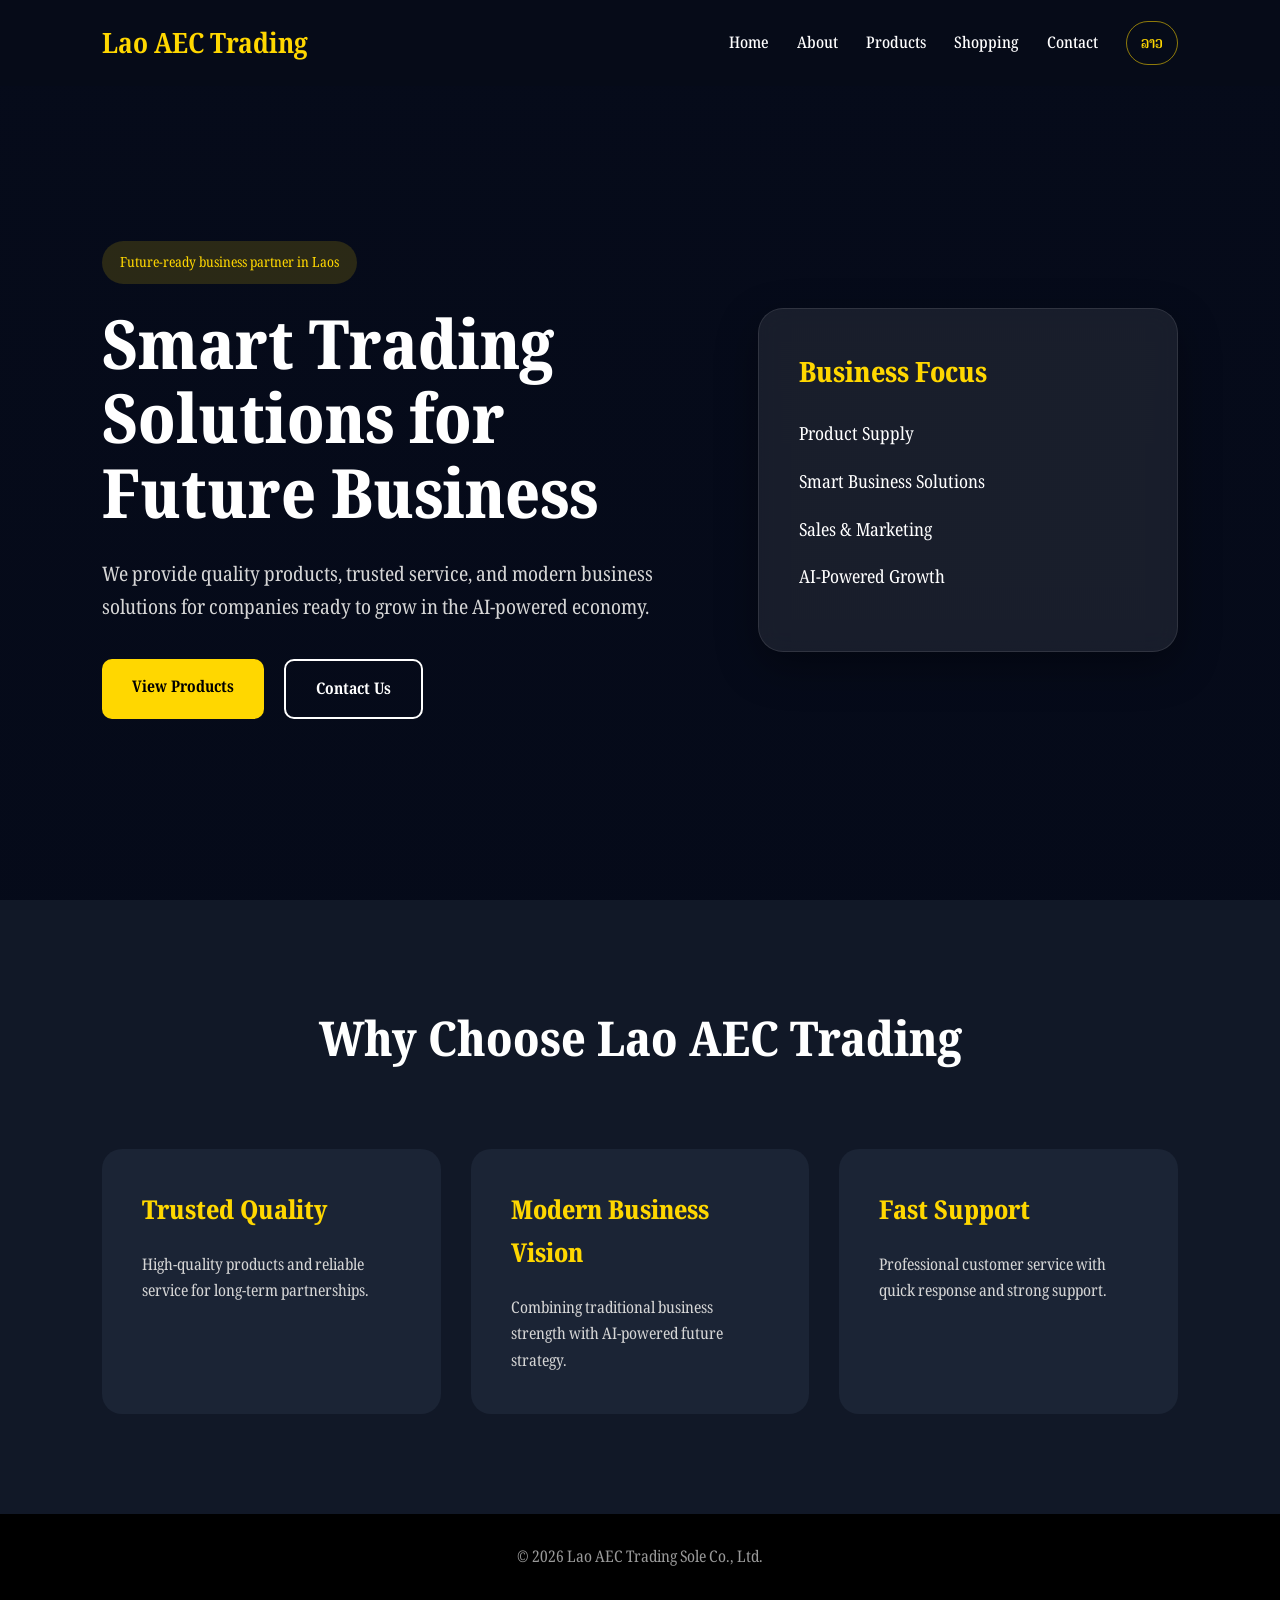
<file: index.html>
<!DOCTYPE html>
<html lang="en">

<head>
  <meta charset="UTF-8">
  <meta name="viewport" content="width=device-width, initial-scale=1.0">

  <title>Lao AEC Trading | Smart Trading Solutions</title>
  <meta name="description" content="Lao AEC Trading Sole Co., Ltd. provides quality products, trusted trading services, and smart business solutions in Laos.">

  <!-- CSS -->
  <link rel="stylesheet" href="Css/style.css">
</head>

<body>

  <!-- NAVBAR -->
  <header class="navbar">

    <div class="logo">
      Lao AEC Trading
    </div>

    <nav>
      <a href="index.html">Home</a>
      <a href="Pages/about.html">About</a>
      <a href="Pages/products.html">Products</a>
      <a href="Pages/shopping.html">Shopping</a>
      <a href="Pages/contact.html">Contact</a>
      <a href="index-la.html" class="language-link">ລາວ</a>
    </nav>

  </header>

  <!-- HERO SECTION -->
  <section class="hero">

    <div class="hero-content">

      <p class="badge">
        Future-ready business partner in Laos
      </p>

      <h1>
        Smart Trading Solutions for Future Business
      </h1>

      <p class="hero-text">
        We provide quality products, trusted service, and modern business
        solutions for companies ready to grow in the AI-powered economy.
      </p>

      <div class="hero-buttons">

        <a href="Pages/products.html" class="btn primary">
          View Products
        </a>

        <a href="Pages/contact.html" class="btn secondary">
          Contact Us
        </a>

      </div>

    </div>

    <!-- HERO CARD -->
    <div class="hero-card">

      <h3>Business Focus</h3>

      <ul>
        <li>Product Supply</li>
        <li>Smart Business Solutions</li>
        <li>Sales & Marketing</li>
        <li>AI-Powered Growth</li>
      </ul>

    </div>

  </section>

  <!-- FEATURES -->
  <section class="features">

    <h2 class="section-title">
      Why Choose Lao AEC Trading
    </h2>

    <div class="feature-grid">

      <div class="feature-card">
        <h3>Trusted Quality</h3>

        <p>
          High-quality products and reliable service for long-term partnerships.
        </p>
      </div>

      <div class="feature-card">
        <h3>Modern Business Vision</h3>

        <p>
          Combining traditional business strength with AI-powered future strategy.
        </p>
      </div>

      <div class="feature-card">
        <h3>Fast Support</h3>

        <p>
          Professional customer service with quick response and strong support.
        </p>
      </div>

    </div>

  </section>

  <!-- FOOTER -->
  <footer class="footer">

    <p>
      © 2026 Lao AEC Trading Sole Co., Ltd.
    </p>

  </footer>

  <!-- JAVASCRIPT -->
  <script src="Js/script.js"></script>

</body>

</html>
</file>
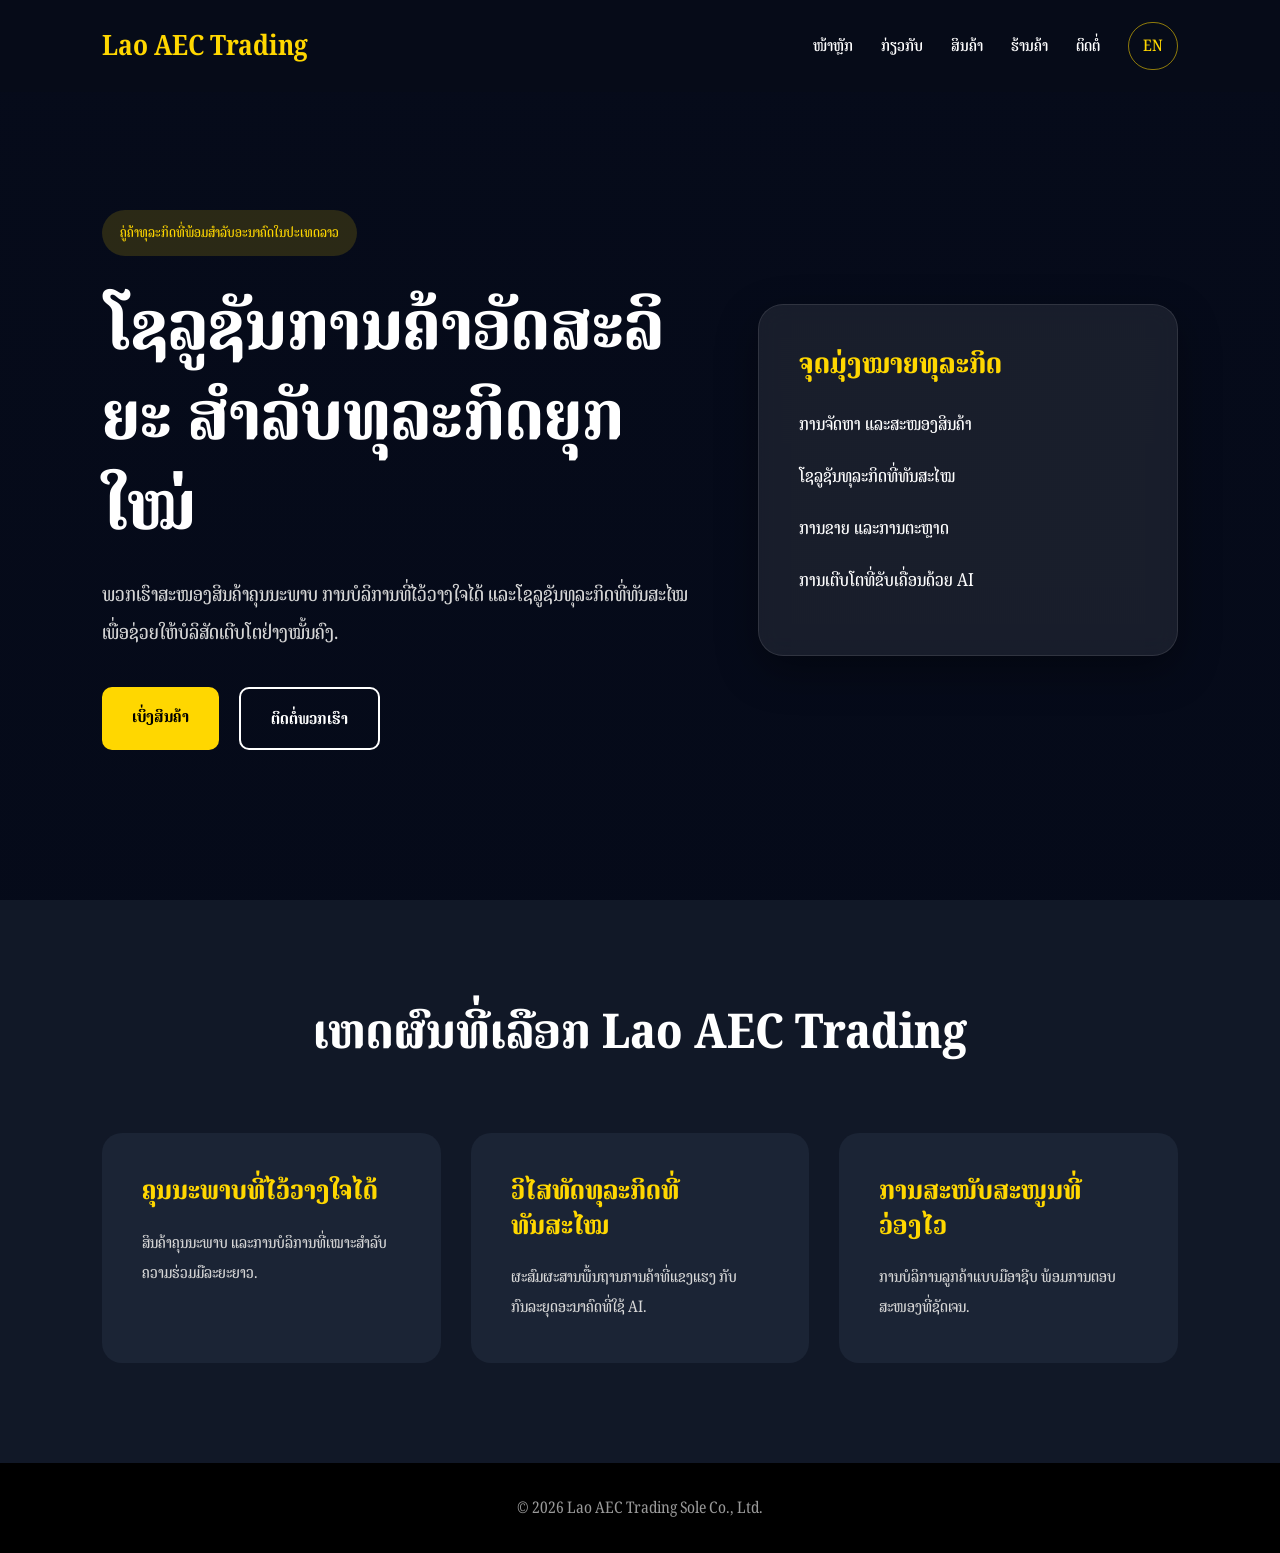
<file: index-la.html>
<!DOCTYPE html>
<html lang="lo">

<head>
  <meta charset="UTF-8">
  <meta name="viewport" content="width=device-width, initial-scale=1.0">

  <title>Lao AEC Trading | ໂຊລູຊັນການຄ້າອັດສະລິຍະ</title>
  <meta name="description" content="Lao AEC Trading Sole Co., Ltd. ໃຫ້ບໍລິການສິນຄ້າຄຸນນະພາບ ການຄ້າທີ່ເຊື່ອຖືໄດ້ ແລະໂຊລູຊັນທຸລະກິດທີ່ທັນສະໄໝໃນປະເທດລາວ.">

  <link rel="stylesheet" href="Css/style.css">
</head>

<body>

  <header class="navbar">

    <div class="logo">
      Lao AEC Trading
    </div>

    <nav>
      <a href="index-la.html">ໜ້າຫຼັກ</a>
      <a href="Pages/about-la.html">ກ່ຽວກັບ</a>
      <a href="Pages/products-la.html">ສິນຄ້າ</a>
      <a href="Pages/shopping-la.html">ຮ້ານຄ້າ</a>
      <a href="Pages/contact-la.html">ຕິດຕໍ່</a>
      <a href="index.html" class="language-link">EN</a>
    </nav>

  </header>

  <section class="hero">

    <div class="hero-content">

      <p class="badge">
        ຄູ່ຄ້າທຸລະກິດທີ່ພ້ອມສຳລັບອະນາຄົດໃນປະເທດລາວ
      </p>

      <h1>
        ໂຊລູຊັນການຄ້າອັດສະລິຍະ ສຳລັບທຸລະກິດຍຸກໃໝ່
      </h1>

      <p class="hero-text">
        ພວກເຮົາສະໜອງສິນຄ້າຄຸນນະພາບ ການບໍລິການທີ່ໄວ້ວາງໃຈໄດ້
        ແລະໂຊລູຊັນທຸລະກິດທີ່ທັນສະໄໝ ເພື່ອຊ່ວຍໃຫ້ບໍລິສັດເຕີບໂຕຢ່າງໝັ້ນຄົງ.
      </p>

      <div class="hero-buttons">

        <a href="Pages/products-la.html" class="btn primary">
          ເບິ່ງສິນຄ້າ
        </a>

        <a href="Pages/contact-la.html" class="btn secondary">
          ຕິດຕໍ່ພວກເຮົາ
        </a>

      </div>

    </div>

    <div class="hero-card">

      <h3>ຈຸດມຸ່ງໝາຍທຸລະກິດ</h3>

      <ul>
        <li>ການຈັດຫາ ແລະສະໜອງສິນຄ້າ</li>
        <li>ໂຊລູຊັນທຸລະກິດທີ່ທັນສະໄໝ</li>
        <li>ການຂາຍ ແລະການຕະຫຼາດ</li>
        <li>ການເຕີບໂຕທີ່ຂັບເຄື່ອນດ້ວຍ AI</li>
      </ul>

    </div>

  </section>

  <section class="features">

    <h2 class="section-title">
      ເຫດຜົນທີ່ເລືອກ Lao AEC Trading
    </h2>

    <div class="feature-grid">

      <div class="feature-card">
        <h3>ຄຸນນະພາບທີ່ໄວ້ວາງໃຈໄດ້</h3>

        <p>
          ສິນຄ້າຄຸນນະພາບ ແລະການບໍລິການທີ່ເໝາະສຳລັບຄວາມຮ່ວມມືລະຍະຍາວ.
        </p>
      </div>

      <div class="feature-card">
        <h3>ວິໄສທັດທຸລະກິດທີ່ທັນສະໄໝ</h3>

        <p>
          ຜະສົມຜະສານພື້ນຖານການຄ້າທີ່ແຂງແຮງ ກັບກົນລະຍຸດອະນາຄົດທີ່ໃຊ້ AI.
        </p>
      </div>

      <div class="feature-card">
        <h3>ການສະໜັບສະໜູນທີ່ວ່ອງໄວ</h3>

        <p>
          ການບໍລິການລູກຄ້າແບບມືອາຊີບ ພ້ອມການຕອບສະໜອງທີ່ຊັດເຈນ.
        </p>
      </div>

    </div>

  </section>

  <footer class="footer">

    <p>
      © 2026 Lao AEC Trading Sole Co., Ltd.
    </p>

  </footer>

  <script src="Js/script.js"></script>

</body>

</html>
</file>
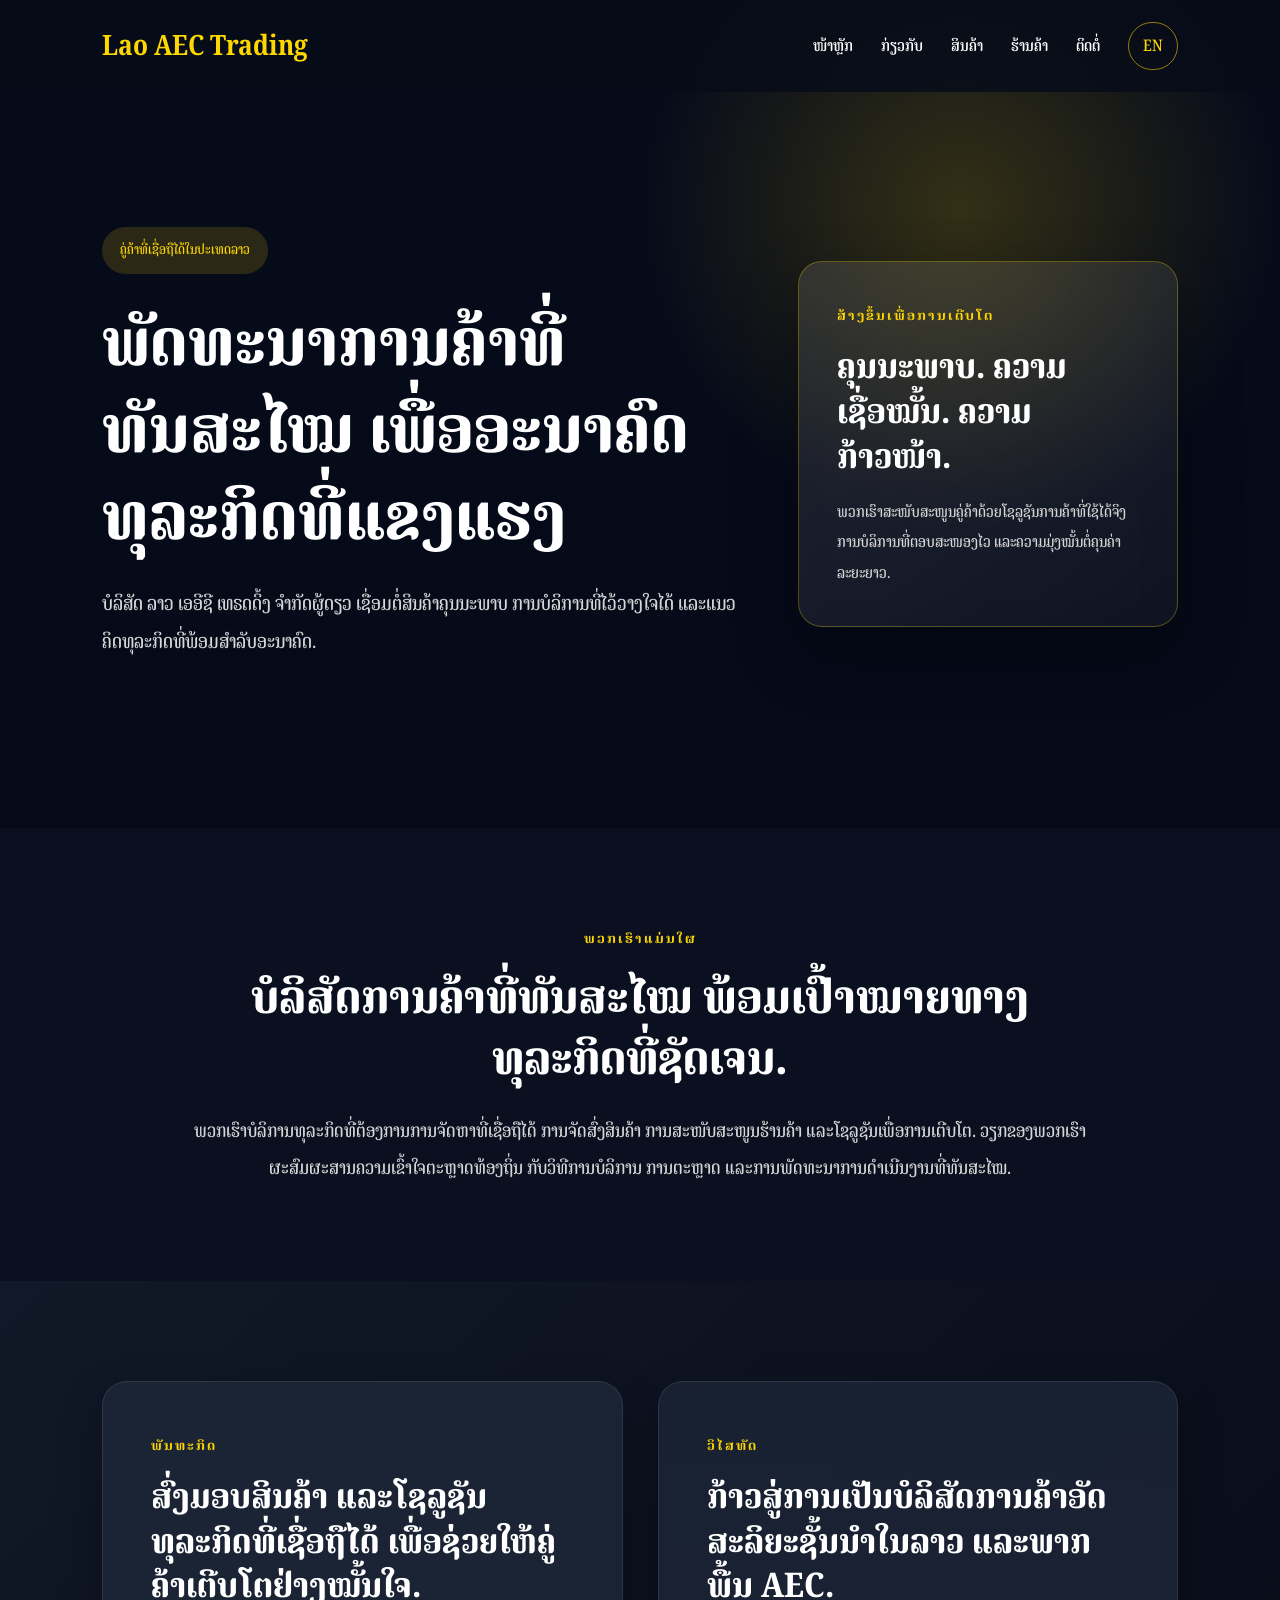
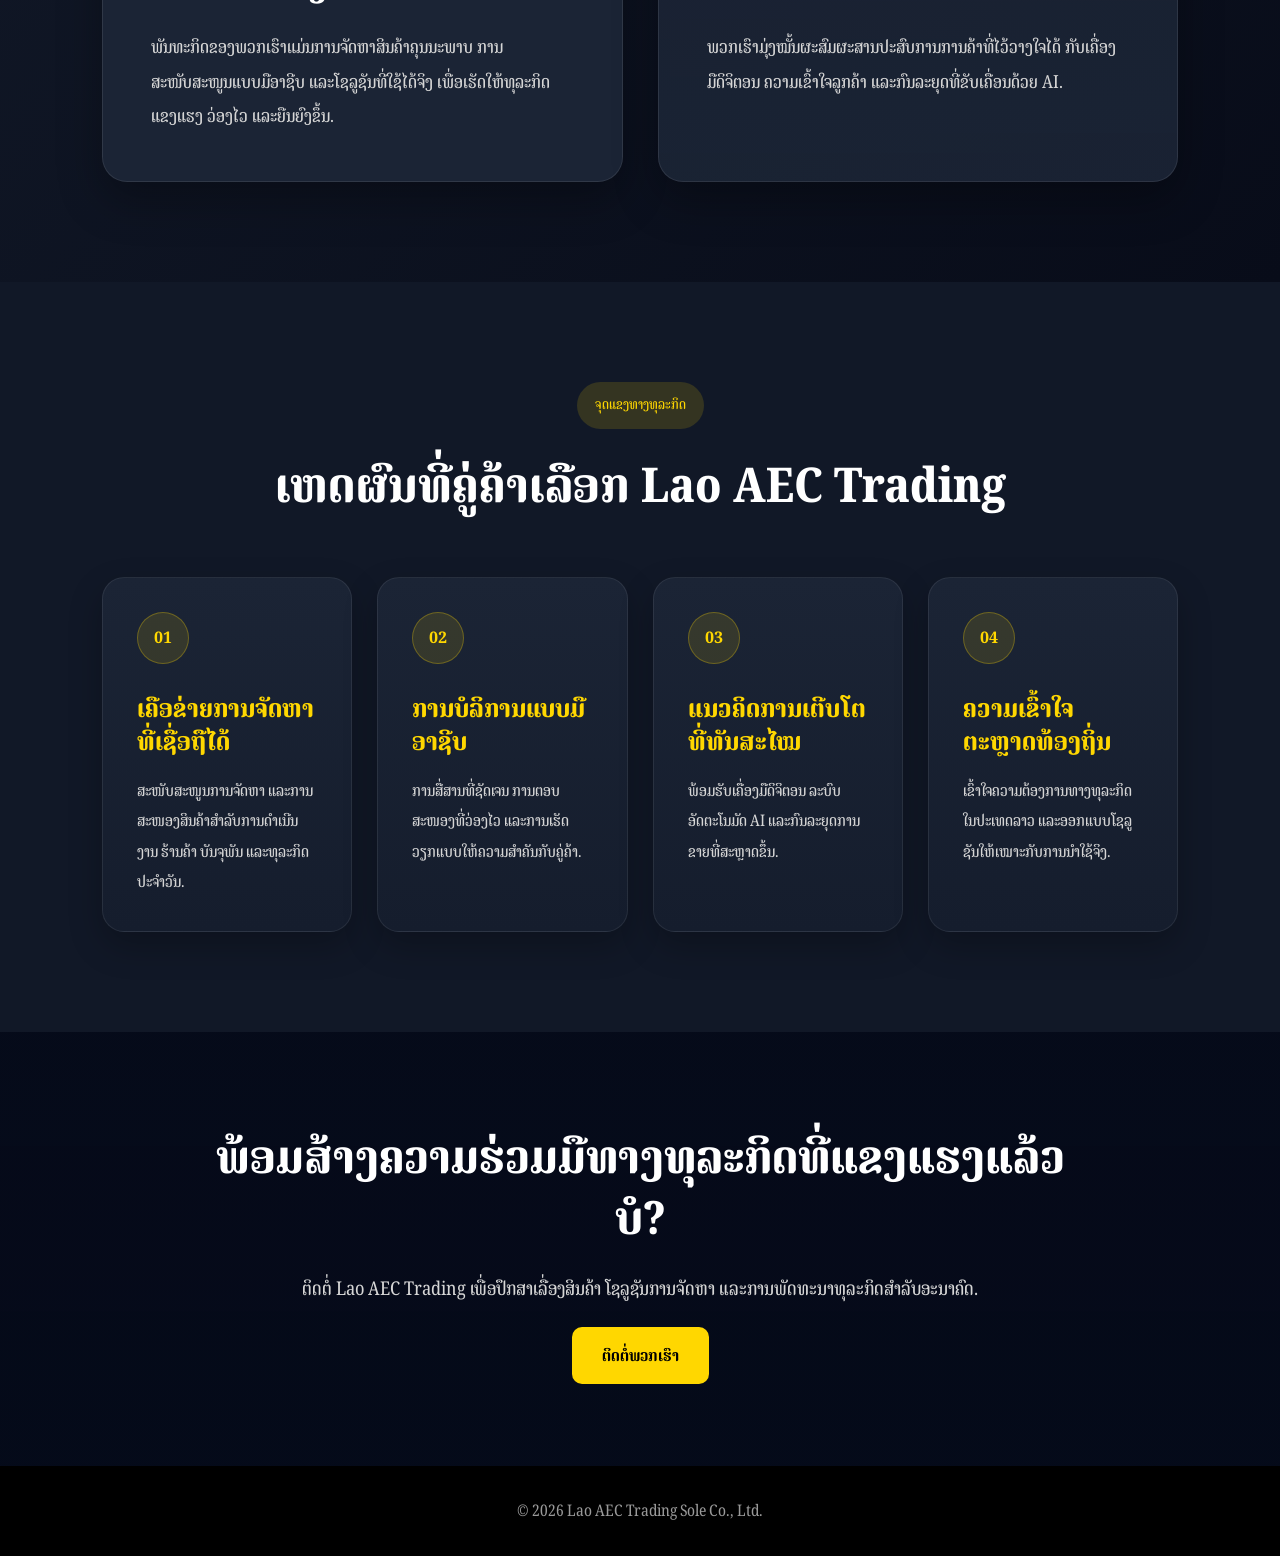
<file: Pages/about-la.html>
<!DOCTYPE html>
<html lang="lo">

<head>
  <meta charset="UTF-8">
  <meta name="viewport" content="width=device-width, initial-scale=1.0">
  <title>ກ່ຽວກັບພວກເຮົາ | Lao AEC Trading</title>
  <meta name="description" content="ຮຽນຮູ້ກ່ຽວກັບ Lao AEC Trading Sole Co., Ltd. ພັນທະກິດ ວິໄສທັດ ແລະຈຸດແຂງທາງທຸລະກິດໃນປະເທດລາວ.">
  <link rel="stylesheet" href="../Css/style.css">
</head>

<body>

  <header class="navbar">
    <div class="logo">Lao AEC Trading</div>

    <nav>
      <a href="../index-la.html">ໜ້າຫຼັກ</a>
      <a href="about-la.html">ກ່ຽວກັບ</a>
      <a href="products-la.html">ສິນຄ້າ</a>
      <a href="shopping-la.html">ຮ້ານຄ້າ</a>
      <a href="contact-la.html">ຕິດຕໍ່</a>
      <a href="about.html" class="language-link">EN</a>
    </nav>
  </header>

  <section class="about-hero">
    <div class="about-hero-content">
      <p class="badge">ຄູ່ຄ້າທີ່ເຊື່ອຖືໄດ້ໃນປະເທດລາວ</p>
      <h1>ພັດທະນາການຄ້າທີ່ທັນສະໄໝ ເພື່ອອະນາຄົດທຸລະກິດທີ່ແຂງແຮງ</h1>
      <p>
        ບໍລິສັດ ລາວ ເອອີຊີ ເທຣດດິ້ງ ຈຳກັດຜູ້ດຽວ ເຊື່ອມຕໍ່ສິນຄ້າຄຸນນະພາບ
        ການບໍລິການທີ່ໄວ້ວາງໃຈໄດ້ ແລະແນວຄິດທຸລະກິດທີ່ພ້ອມສຳລັບອະນາຄົດ.
      </p>
    </div>

    <div class="about-hero-panel">
      <span>ສ້າງຂຶ້ນເພື່ອການເຕີບໂຕ</span>
      <strong>ຄຸນນະພາບ. ຄວາມເຊື່ອໝັ້ນ. ຄວາມກ້າວໜ້າ.</strong>
      <p>
        ພວກເຮົາສະໜັບສະໜູນຄູ່ຄ້າດ້ວຍໂຊລູຊັນການຄ້າທີ່ໃຊ້ໄດ້ຈິງ
        ການບໍລິການທີ່ຕອບສະໜອງໄວ ແລະຄວາມມຸ່ງໝັ້ນຕໍ່ຄຸນຄ່າລະຍະຍາວ.
      </p>
    </div>
  </section>

  <section class="about-intro">
    <div class="about-eyebrow">ພວກເຮົາແມ່ນໃຜ</div>
    <h2>ບໍລິສັດການຄ້າທີ່ທັນສະໄໝ ພ້ອມເປົ້າໝາຍທາງທຸລະກິດທີ່ຊັດເຈນ.</h2>
    <p>
      ພວກເຮົາບໍລິການທຸລະກິດທີ່ຕ້ອງການການຈັດຫາທີ່ເຊື່ອຖືໄດ້
      ການຈັດສົ່ງສິນຄ້າ ການສະໜັບສະໜູນຮ້ານຄ້າ ແລະໂຊລູຊັນເພື່ອການເຕີບໂຕ.
      ວຽກຂອງພວກເຮົາຜະສົມຜະສານຄວາມເຂົ້າໃຈຕະຫຼາດທ້ອງຖິ່ນ
      ກັບວິທີການບໍລິການ ການຕະຫຼາດ ແລະການພັດທະນາການດຳເນີນງານທີ່ທັນສະໄໝ.
    </p>
  </section>

  <section class="about-mission-vision">
    <div class="about-statement mission-card">
      <span>ພັນທະກິດ</span>
      <h2>ສົ່ງມອບສິນຄ້າ ແລະໂຊລູຊັນທຸລະກິດທີ່ເຊື່ອຖືໄດ້ ເພື່ອຊ່ວຍໃຫ້ຄູ່ຄ້າເຕີບໂຕຢ່າງໝັ້ນໃຈ.</h2>
      <p>
        ພັນທະກິດຂອງພວກເຮົາແມ່ນການຈັດຫາສິນຄ້າຄຸນນະພາບ
        ການສະໜັບສະໜູນແບບມືອາຊີບ ແລະໂຊລູຊັນທີ່ໃຊ້ໄດ້ຈິງ
        ເພື່ອເຮັດໃຫ້ທຸລະກິດແຂງແຮງ ວ່ອງໄວ ແລະຍືນຍົງຂຶ້ນ.
      </p>
    </div>

    <div class="about-statement vision-card">
      <span>ວິໄສທັດ</span>
      <h2>ກ້າວສູ່ການເປັນບໍລິສັດການຄ້າອັດສະລິຍະຊັ້ນນຳໃນລາວ ແລະພາກພື້ນ AEC.</h2>
      <p>
        ພວກເຮົາມຸ່ງໝັ້ນຜະສົມຜະສານປະສົບການການຄ້າທີ່ໄວ້ວາງໃຈໄດ້
        ກັບເຄື່ອງມືດິຈິຕອນ ຄວາມເຂົ້າໃຈລູກຄ້າ ແລະກົນລະຍຸດທີ່ຂັບເຄື່ອນດ້ວຍ AI.
      </p>
    </div>
  </section>

  <section class="about-strengths">
    <div class="about-section-heading">
      <p class="badge">ຈຸດແຂງທາງທຸລະກິດ</p>
      <h2>ເຫດຜົນທີ່ຄູ່ຄ້າເລືອກ Lao AEC Trading</h2>
    </div>

    <div class="strength-grid">
      <article class="strength-card">
        <div class="strength-number">01</div>
        <h3>ເຄືອຂ່າຍການຈັດຫາທີ່ເຊື່ອຖືໄດ້</h3>
        <p>
          ສະໜັບສະໜູນການຈັດຫາ ແລະການສະໜອງສິນຄ້າສຳລັບການດຳເນີນງານ
          ຮ້ານຄ້າ ບັນຈຸພັນ ແລະທຸລະກິດປະຈຳວັນ.
        </p>
      </article>

      <article class="strength-card">
        <div class="strength-number">02</div>
        <h3>ການບໍລິການແບບມືອາຊີບ</h3>
        <p>
          ການສື່ສານທີ່ຊັດເຈນ ການຕອບສະໜອງທີ່ວ່ອງໄວ
          ແລະການເຮັດວຽກແບບໃຫ້ຄວາມສຳຄັນກັບຄູ່ຄ້າ.
        </p>
      </article>

      <article class="strength-card">
        <div class="strength-number">03</div>
        <h3>ແນວຄິດການເຕີບໂຕທີ່ທັນສະໄໝ</h3>
        <p>
          ພ້ອມຮັບເຄື່ອງມືດິຈິຕອນ ລະບົບອັດຕະໂນມັດ AI
          ແລະກົນລະຍຸດການຂາຍທີ່ສະຫຼາດຂຶ້ນ.
        </p>
      </article>

      <article class="strength-card">
        <div class="strength-number">04</div>
        <h3>ຄວາມເຂົ້າໃຈຕະຫຼາດທ້ອງຖິ່ນ</h3>
        <p>
          ເຂົ້າໃຈຄວາມຕ້ອງການທາງທຸລະກິດໃນປະເທດລາວ
          ແລະອອກແບບໂຊລູຊັນໃຫ້ເໝາະກັບການນຳໃຊ້ຈິງ.
        </p>
      </article>
    </div>
  </section>

  <section class="about-cta">
    <h2>ພ້ອມສ້າງຄວາມຮ່ວມມືທາງທຸລະກິດທີ່ແຂງແຮງແລ້ວບໍ?</h2>
    <p>
      ຕິດຕໍ່ Lao AEC Trading ເພື່ອປຶກສາເລື່ອງສິນຄ້າ ໂຊລູຊັນການຈັດຫາ
      ແລະການພັດທະນາທຸລະກິດສຳລັບອະນາຄົດ.
    </p>
    <a href="contact-la.html" class="btn primary">ຕິດຕໍ່ພວກເຮົາ</a>
  </section>

  <footer class="footer">
    <p>© 2026 Lao AEC Trading Sole Co., Ltd.</p>
  </footer>

  <script src="../Js/script.js"></script>

</body>

</html>
</file>
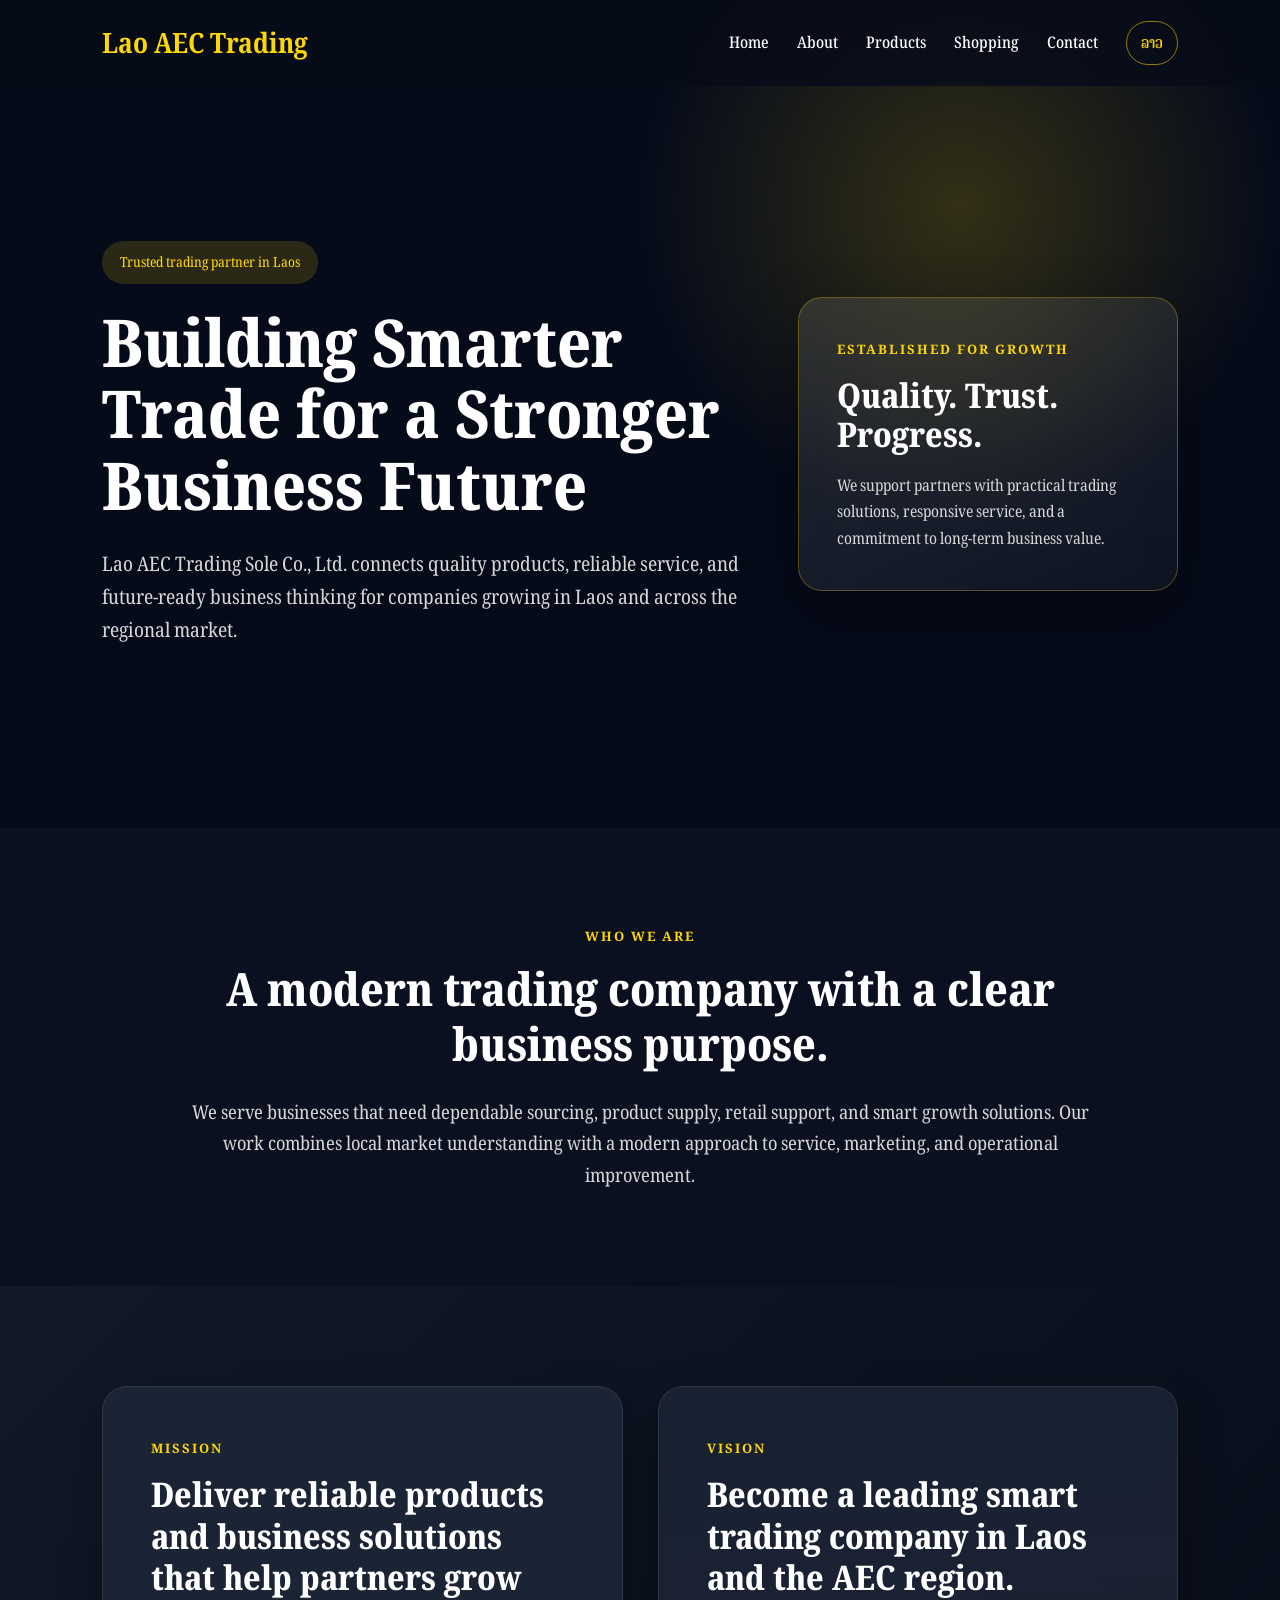
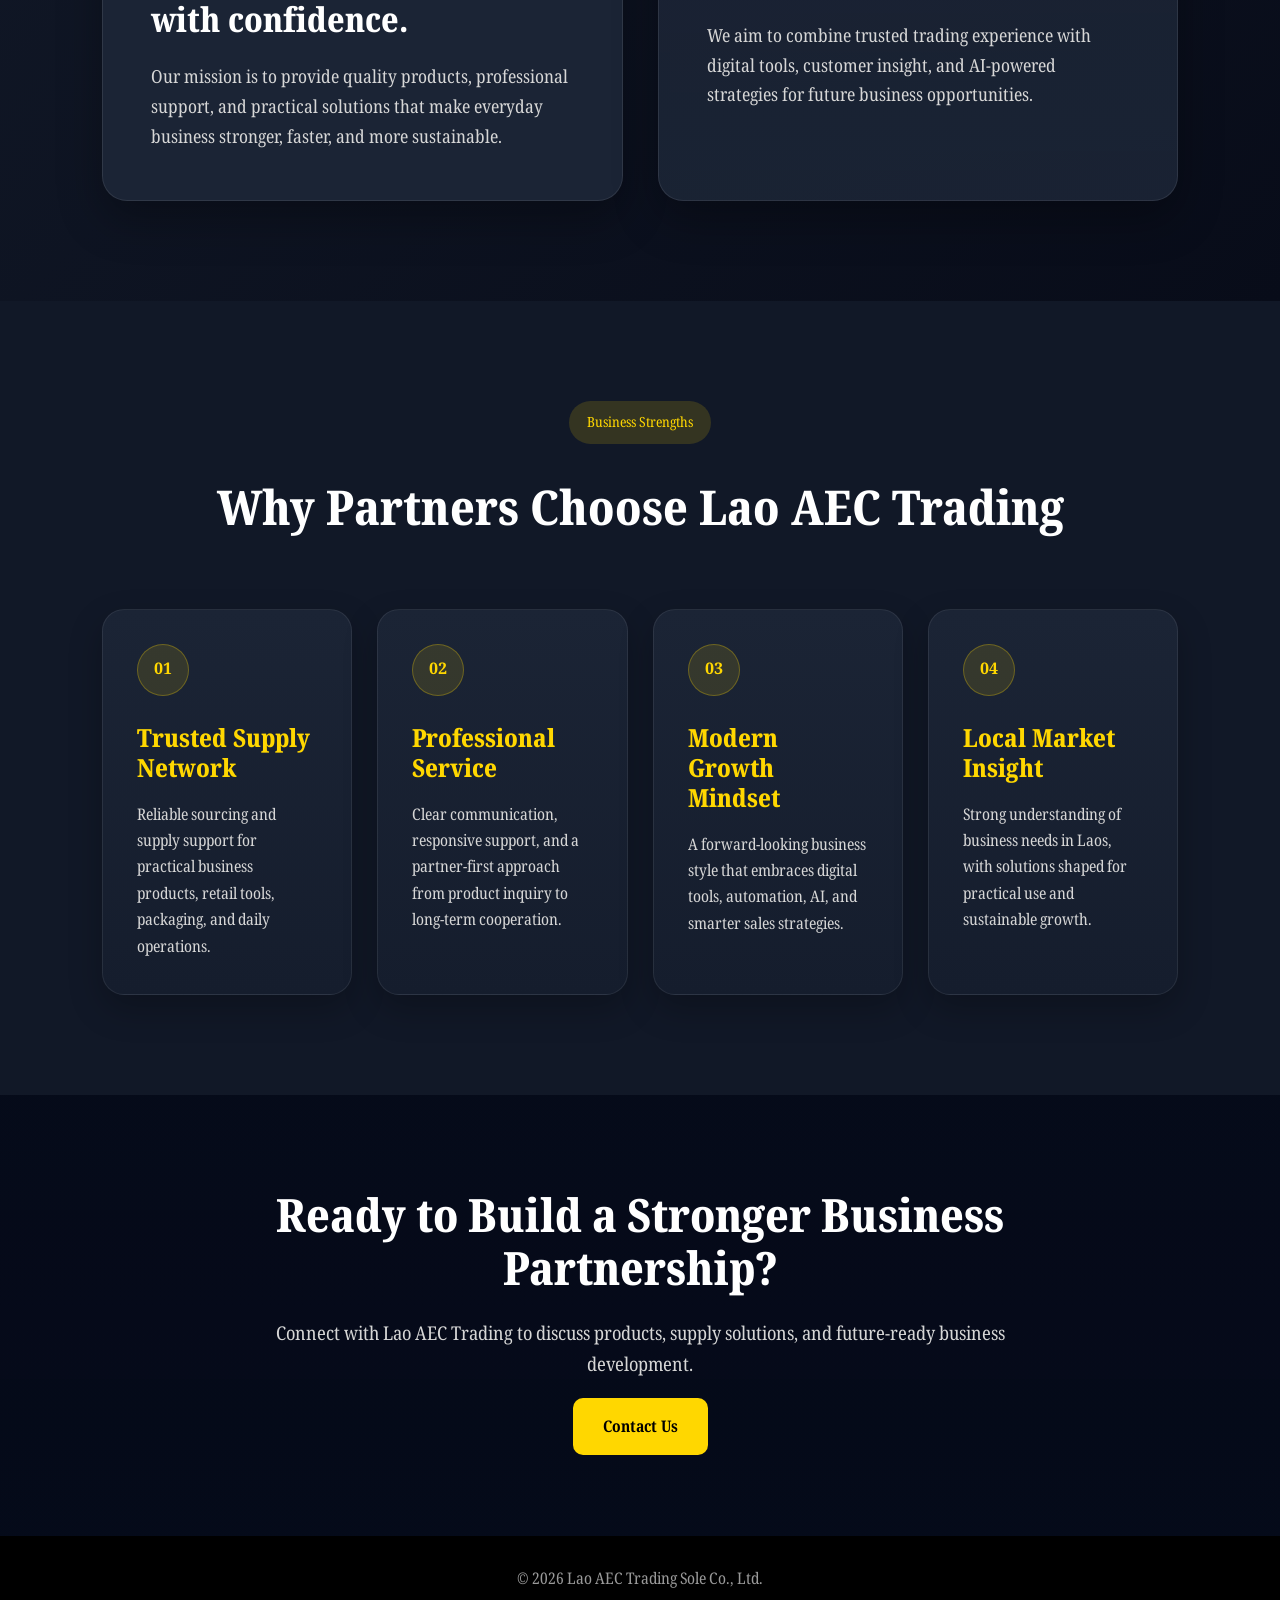
<file: Pages/about.html>
<!DOCTYPE html>
<html lang="en">

<head>
  <meta charset="UTF-8">
  <meta name="viewport" content="width=device-width, initial-scale=1.0">
  <title>About Us | Lao AEC Trading</title>
  <meta name="description" content="Learn about Lao AEC Trading Sole Co., Ltd., our mission, vision, strengths, and professional trading solutions for businesses in Laos.">
  <link rel="stylesheet" href="../Css/style.css">
</head>

<body>

  <header class="navbar">
    <div class="logo">Lao AEC Trading</div>

    <nav>
      <a href="../index.html">Home</a>
      <a href="about.html">About</a>
      <a href="products.html">Products</a>
      <a href="shopping.html">Shopping</a>
      <a href="contact.html">Contact</a>
      <a href="about-la.html" class="language-link">ລາວ</a>
    </nav>
  </header>

  <section class="about-hero">
    <div class="about-hero-content">
      <p class="badge">Trusted trading partner in Laos</p>
      <h1>Building Smarter Trade for a Stronger Business Future</h1>
      <p>
        Lao AEC Trading Sole Co., Ltd. connects quality products, reliable
        service, and future-ready business thinking for companies growing in
        Laos and across the regional market.
      </p>
    </div>

    <div class="about-hero-panel">
      <span>Established for growth</span>
      <strong>Quality. Trust. Progress.</strong>
      <p>
        We support partners with practical trading solutions, responsive
        service, and a commitment to long-term business value.
      </p>
    </div>
  </section>

  <section class="about-intro">
    <div class="about-eyebrow">Who We Are</div>
    <h2>A modern trading company with a clear business purpose.</h2>
    <p>
      We serve businesses that need dependable sourcing, product supply, retail
      support, and smart growth solutions. Our work combines local market
      understanding with a modern approach to service, marketing, and
      operational improvement.
    </p>
  </section>

  <section class="about-mission-vision">
    <div class="about-statement mission-card">
      <span>Mission</span>
      <h2>Deliver reliable products and business solutions that help partners grow with confidence.</h2>
      <p>
        Our mission is to provide quality products, professional support, and
        practical solutions that make everyday business stronger, faster, and
        more sustainable.
      </p>
    </div>

    <div class="about-statement vision-card">
      <span>Vision</span>
      <h2>Become a leading smart trading company in Laos and the AEC region.</h2>
      <p>
        We aim to combine trusted trading experience with digital tools,
        customer insight, and AI-powered strategies for future business
        opportunities.
      </p>
    </div>
  </section>

  <section class="about-strengths">
    <div class="about-section-heading">
      <p class="badge">Business Strengths</p>
      <h2>Why Partners Choose Lao AEC Trading</h2>
    </div>

    <div class="strength-grid">
      <article class="strength-card">
        <div class="strength-number">01</div>
        <h3>Trusted Supply Network</h3>
        <p>
          Reliable sourcing and supply support for practical business products,
          retail tools, packaging, and daily operations.
        </p>
      </article>

      <article class="strength-card">
        <div class="strength-number">02</div>
        <h3>Professional Service</h3>
        <p>
          Clear communication, responsive support, and a partner-first approach
          from product inquiry to long-term cooperation.
        </p>
      </article>

      <article class="strength-card">
        <div class="strength-number">03</div>
        <h3>Modern Growth Mindset</h3>
        <p>
          A forward-looking business style that embraces digital tools,
          automation, AI, and smarter sales strategies.
        </p>
      </article>

      <article class="strength-card">
        <div class="strength-number">04</div>
        <h3>Local Market Insight</h3>
        <p>
          Strong understanding of business needs in Laos, with solutions shaped
          for practical use and sustainable growth.
        </p>
      </article>
    </div>
  </section>

  <section class="about-cta">
    <h2>Ready to Build a Stronger Business Partnership?</h2>
    <p>
      Connect with Lao AEC Trading to discuss products, supply solutions, and
      future-ready business development.
    </p>
    <a href="contact.html" class="btn primary">Contact Us</a>
  </section>

  <footer class="footer">
    <p>© 2026 Lao AEC Trading Sole Co., Ltd.</p>
  </footer>

  <script src="../Js/script.js"></script>

</body>

</html>
</file>
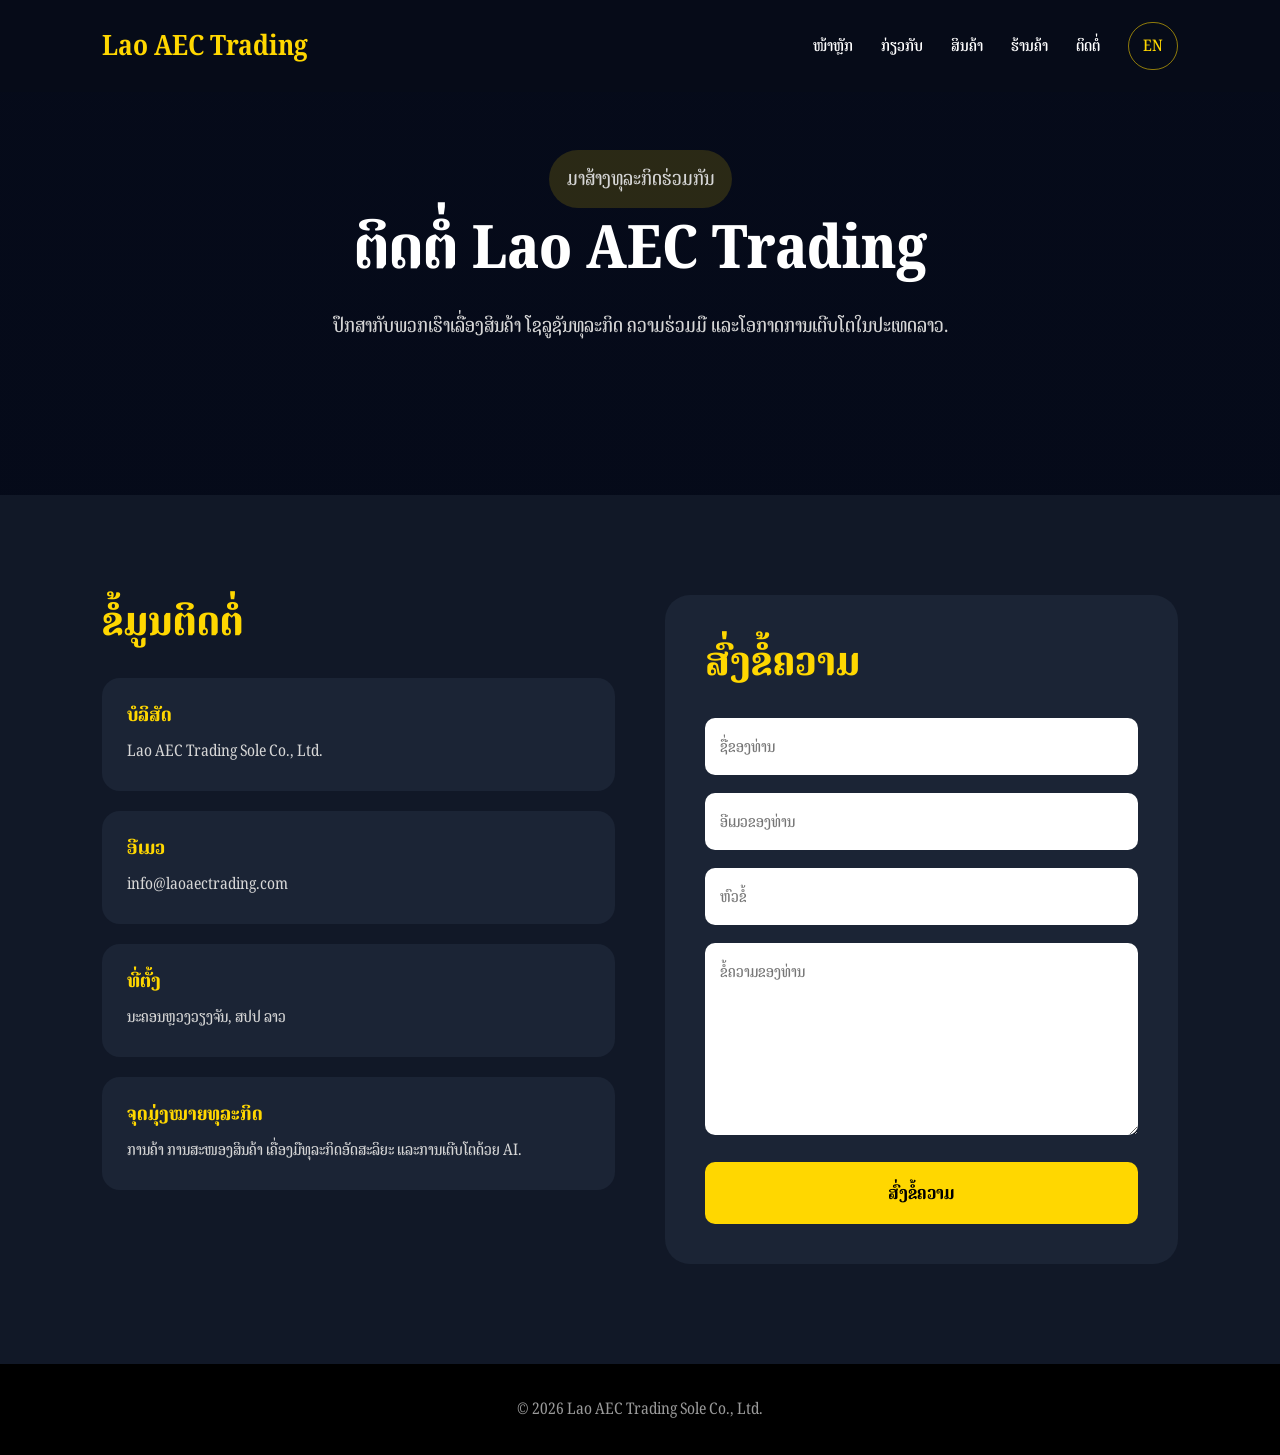
<file: Pages/contact-la.html>
<!DOCTYPE html>
<html lang="lo">

<head>
  <meta charset="UTF-8">
  <meta name="viewport" content="width=device-width, initial-scale=1.0">
  <title>ຕິດຕໍ່ພວກເຮົາ | Lao AEC Trading</title>
  <meta name="description" content="ຕິດຕໍ່ Lao AEC Trading Sole Co., Ltd. ເພື່ອສອບຖາມສິນຄ້າ ການຄ້າ ຄວາມຮ່ວມມື ແລະໂຊລູຊັນທຸລະກິດໃນປະເທດລາວ.">
  <link rel="stylesheet" href="../Css/style.css">
</head>

<body>

  <header class="navbar">
    <div class="logo">Lao AEC Trading</div>

    <nav>
      <a href="../index-la.html">ໜ້າຫຼັກ</a>
      <a href="about-la.html">ກ່ຽວກັບ</a>
      <a href="products-la.html">ສິນຄ້າ</a>
      <a href="shopping-la.html">ຮ້ານຄ້າ</a>
      <a href="contact-la.html">ຕິດຕໍ່</a>
      <a href="contact.html" class="language-link">EN</a>
    </nav>
  </header>

  <section class="contact-hero">
    <p class="badge">ມາສ້າງທຸລະກິດຮ່ວມກັນ</p>
    <h1>ຕິດຕໍ່ Lao AEC Trading</h1>
    <p>
      ປຶກສາກັບພວກເຮົາເລື່ອງສິນຄ້າ ໂຊລູຊັນທຸລະກິດ ຄວາມຮ່ວມມື
      ແລະໂອກາດການເຕີບໂຕໃນປະເທດລາວ.
    </p>
  </section>

  <section class="contact-section">

    <div class="contact-info">
      <h2>ຂໍ້ມູນຕິດຕໍ່</h2>

      <div class="contact-card">
        <h3>ບໍລິສັດ</h3>
        <p>Lao AEC Trading Sole Co., Ltd.</p>
      </div>

      <div class="contact-card">
        <h3>ອີເມວ</h3>
        <p>info@laoaectrading.com</p>
      </div>

      <div class="contact-card">
        <h3>ທີ່ຕັ້ງ</h3>
        <p>ນະຄອນຫຼວງວຽງຈັນ, ສປປ ລາວ</p>
      </div>

      <div class="contact-card">
        <h3>ຈຸດມຸ່ງໝາຍທຸລະກິດ</h3>
        <p>ການຄ້າ ການສະໜອງສິນຄ້າ ເຄື່ອງມືທຸລະກິດອັດສະລິຍະ ແລະການເຕີບໂຕດ້ວຍ AI.</p>
      </div>
    </div>

    <form class="contact-form">
      <h2>ສົ່ງຂໍ້ຄວາມ</h2>

      <input type="text" placeholder="ຊື່ຂອງທ່ານ" required>
      <input type="email" placeholder="ອີເມວຂອງທ່ານ" required>
      <input type="text" placeholder="ຫົວຂໍ້" required>
      <textarea placeholder="ຂໍ້ຄວາມຂອງທ່ານ" rows="6" required></textarea>

      <button type="submit">ສົ່ງຂໍ້ຄວາມ</button>
    </form>

  </section>

  <footer class="footer">
    <p>© 2026 Lao AEC Trading Sole Co., Ltd.</p>
  </footer>

  <script src="../Js/script.js"></script>

</body>
</html>
</file>
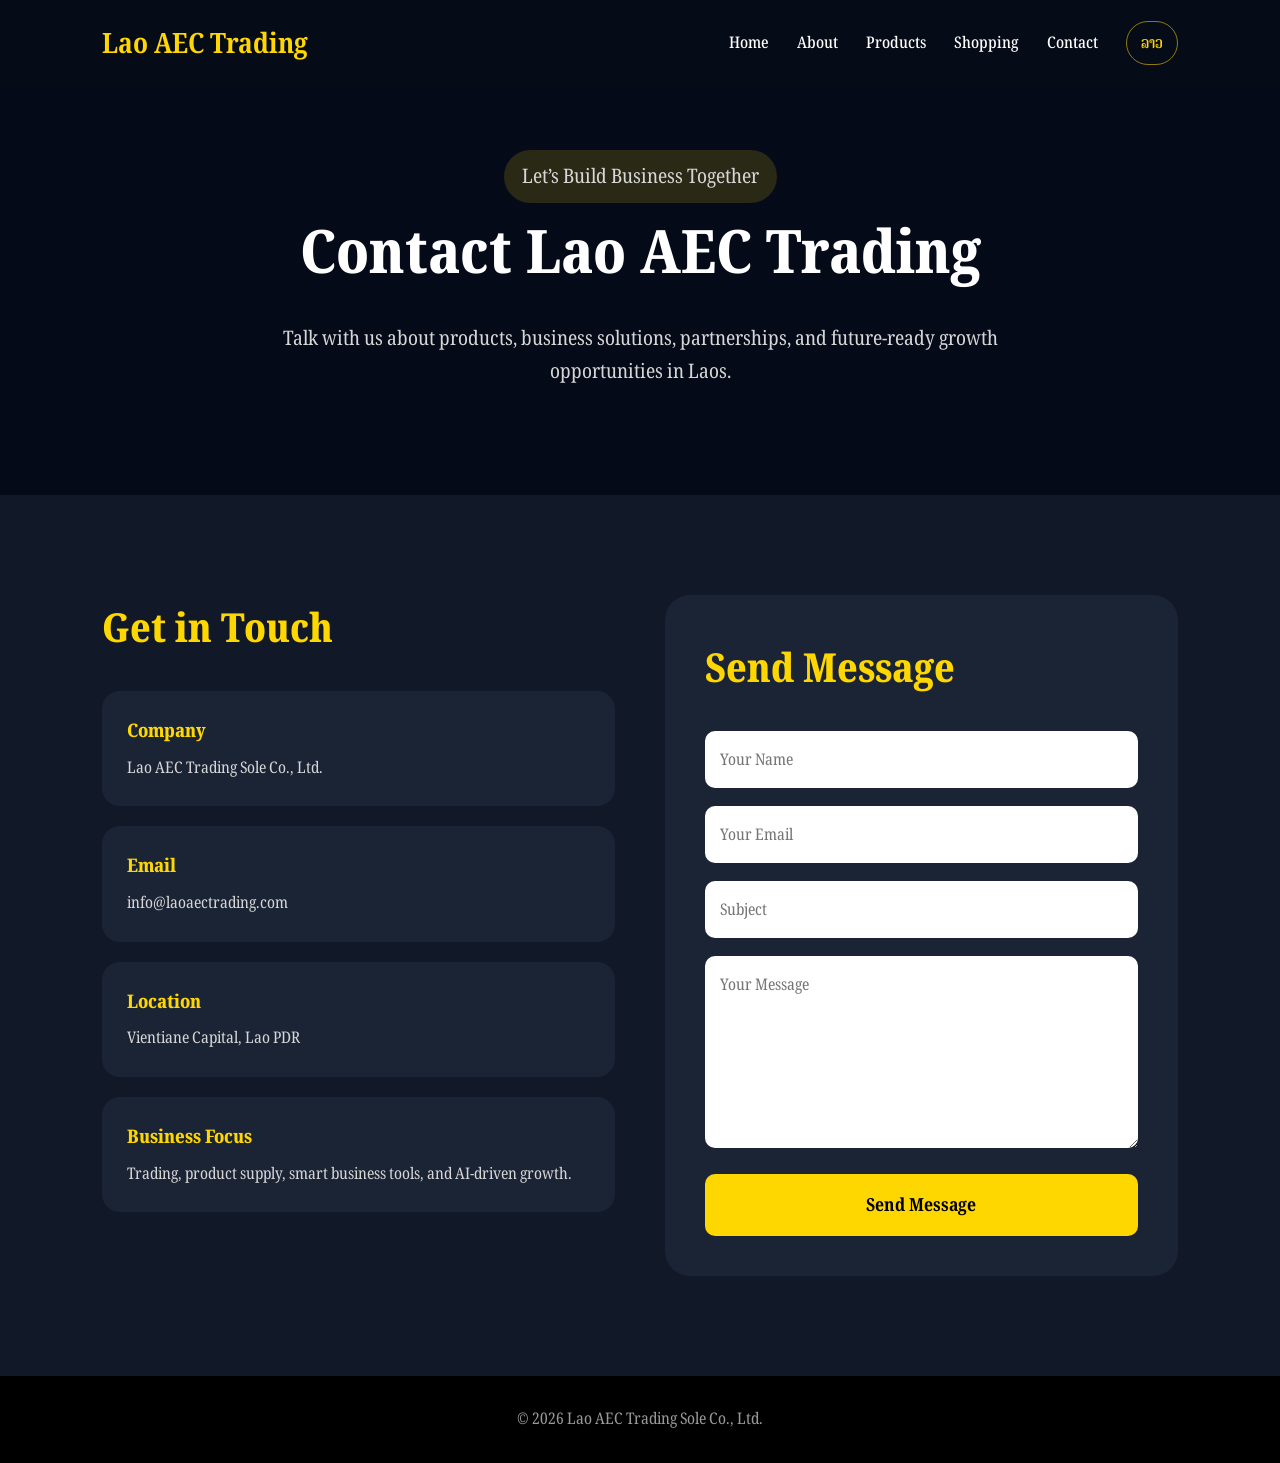
<file: Pages/contact.html>
<!DOCTYPE html>
<html lang="en">

<head>
  <meta charset="UTF-8">
  <meta name="viewport" content="width=device-width, initial-scale=1.0">
  <title>Contact Us | Lao AEC Trading</title>
  <meta name="description" content="Contact Lao AEC Trading Sole Co., Ltd. for product supply, trading support, partnerships, and smart business solutions in Laos.">
  <link rel="stylesheet" href="../Css/style.css">
</head>

<body>

  <header class="navbar">
    <div class="logo">Lao AEC Trading</div>

    <nav>
      <a href="../index.html">Home</a>
      <a href="about.html">About</a>
      <a href="products.html">Products</a>
      <a href="shopping.html">Shopping</a>
      <a href="contact.html">Contact</a>
      <a href="contact-la.html" class="language-link">ລາວ</a>
    </nav>
  </header>

  <section class="contact-hero">
    <p class="badge">Let’s Build Business Together</p>
    <h1>Contact Lao AEC Trading</h1>
    <p>
      Talk with us about products, business solutions, partnerships,
      and future-ready growth opportunities in Laos.
    </p>
  </section>

  <section class="contact-section">

    <div class="contact-info">
      <h2>Get in Touch</h2>

      <div class="contact-card">
        <h3>Company</h3>
        <p>Lao AEC Trading Sole Co., Ltd.</p>
      </div>

      <div class="contact-card">
        <h3>Email</h3>
        <p>info@laoaectrading.com</p>
      </div>

      <div class="contact-card">
        <h3>Location</h3>
        <p>Vientiane Capital, Lao PDR</p>
      </div>

      <div class="contact-card">
        <h3>Business Focus</h3>
        <p>Trading, product supply, smart business tools, and AI-driven growth.</p>
      </div>
    </div>

    <form class="contact-form">
      <h2>Send Message</h2>

      <input type="text" placeholder="Your Name" required>
      <input type="email" placeholder="Your Email" required>
      <input type="text" placeholder="Subject" required>
      <textarea placeholder="Your Message" rows="6" required></textarea>

      <button type="submit">Send Message</button>
    </form>

  </section>

  <footer class="footer">
    <p>© 2026 Lao AEC Trading Sole Co., Ltd.</p>
  </footer>

  <script src="../Js/script.js"></script>

</body>
</html>
</file>
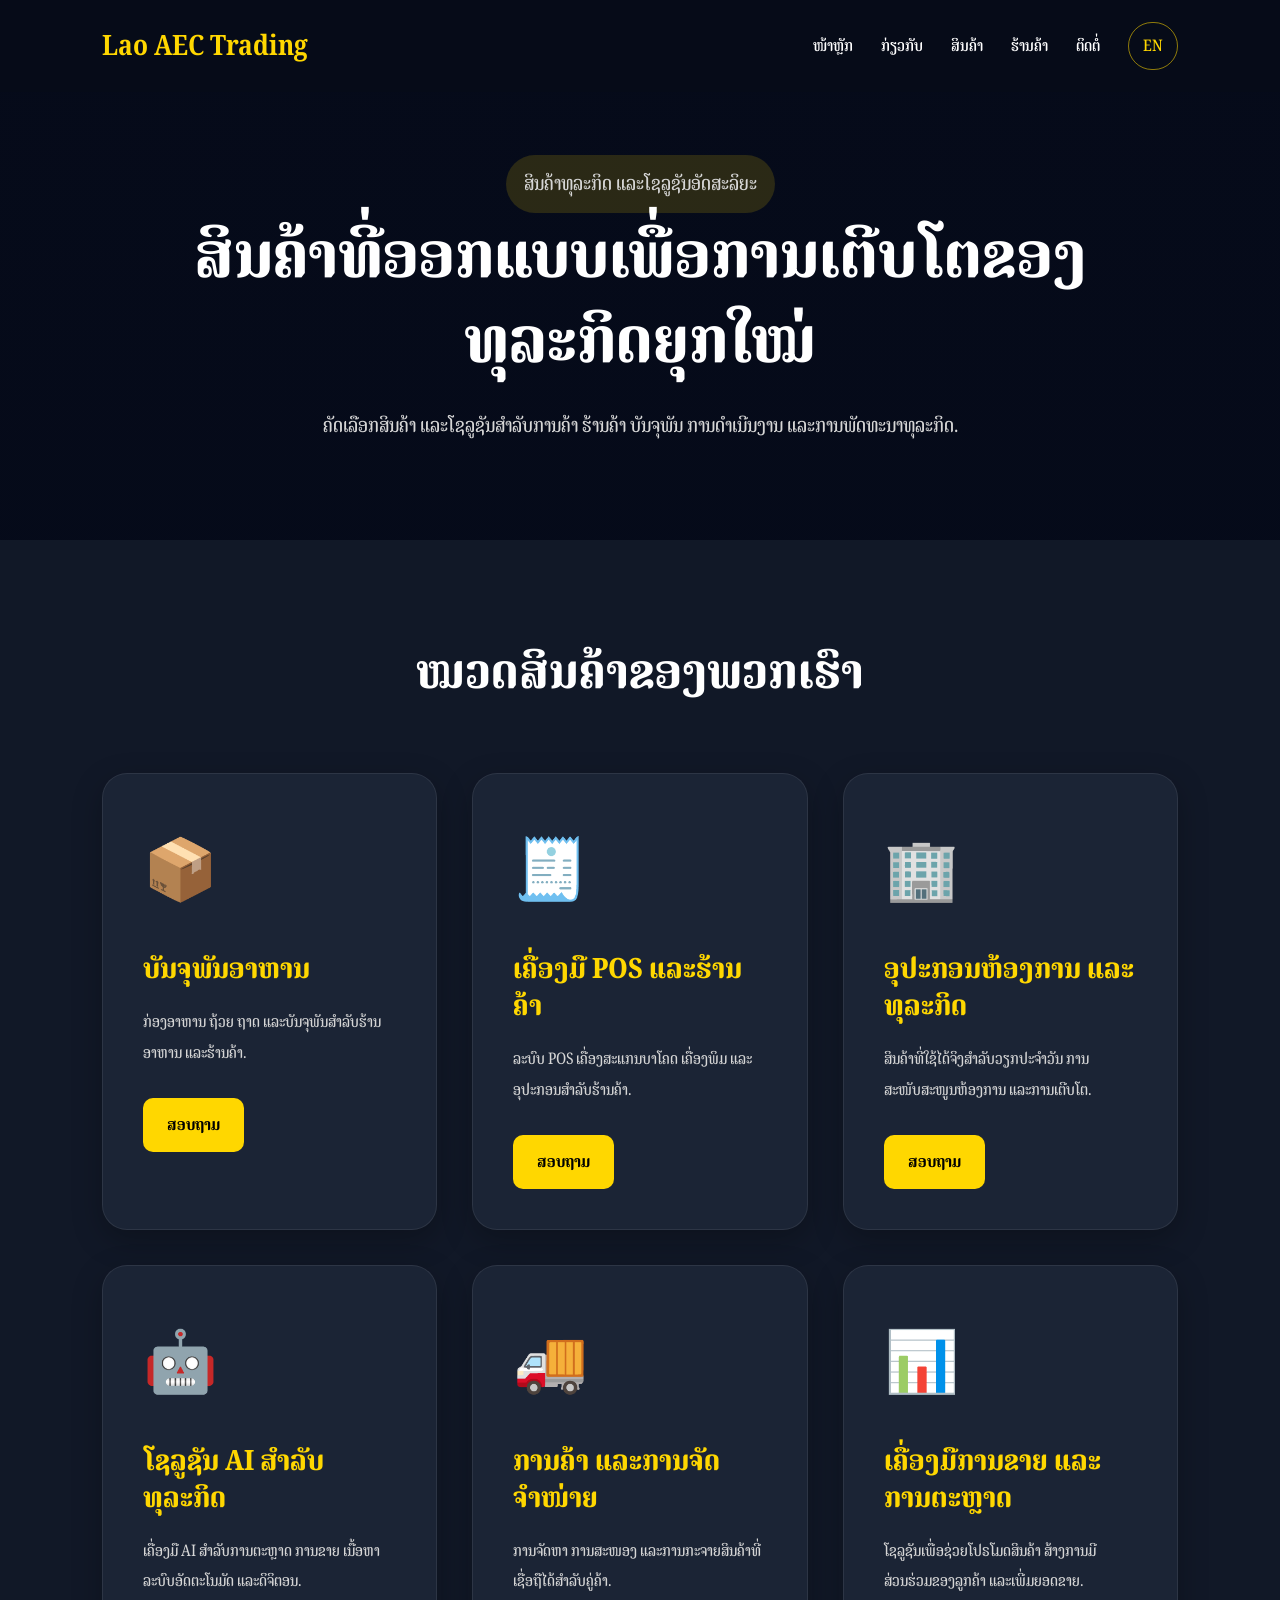
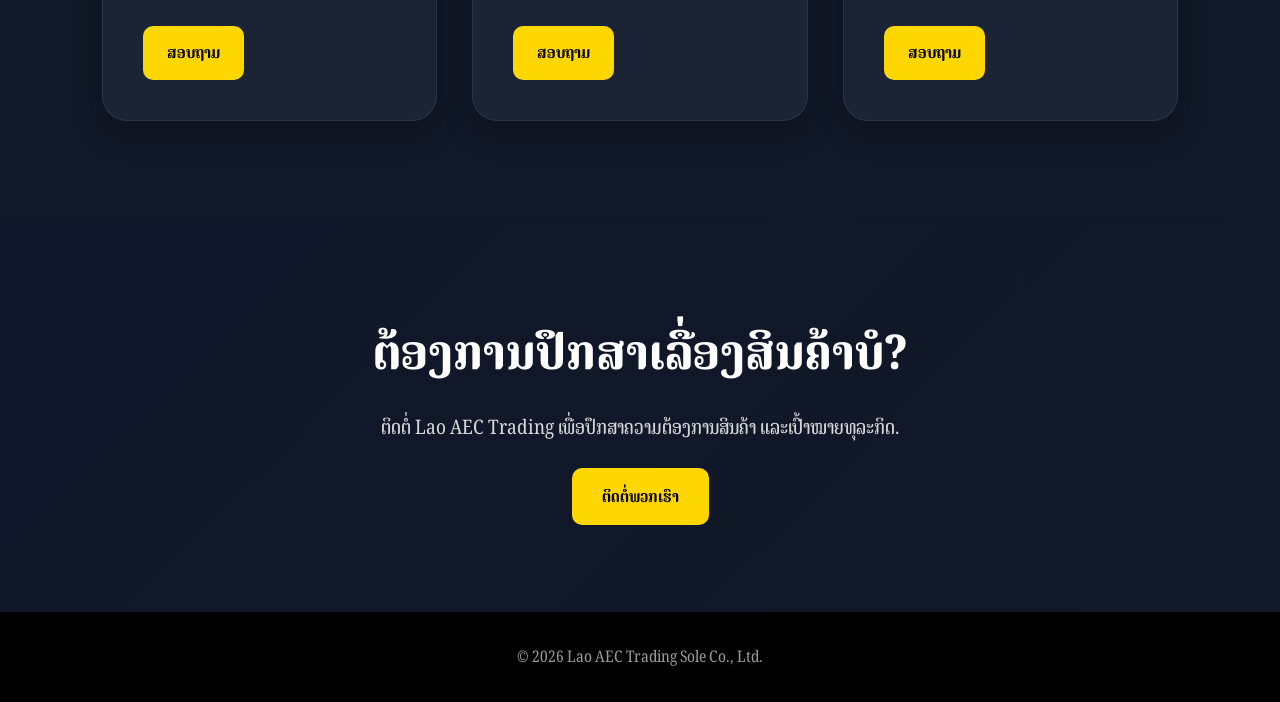
<file: Pages/products-la.html>
<!DOCTYPE html>
<html lang="lo">

<head>
  <meta charset="UTF-8">
  <meta name="viewport" content="width=device-width, initial-scale=1.0">
  <title>ສິນຄ້າ | Lao AEC Trading</title>
  <meta name="description" content="ເບິ່ງໝວດສິນຄ້າຂອງ Lao AEC Trading ລວມທັງບັນຈຸພັນ ເຄື່ອງມືຮ້ານຄ້າ ອຸປະກອນທຸລະກິດ ແລະໂຊລູຊັນອັດສະລິຍະ.">
  <link rel="stylesheet" href="../Css/style.css">
</head>

<body>

  <header class="navbar">
    <div class="logo">Lao AEC Trading</div>

    <nav>
      <a href="../index-la.html">ໜ້າຫຼັກ</a>
      <a href="about-la.html">ກ່ຽວກັບ</a>
      <a href="products-la.html">ສິນຄ້າ</a>
      <a href="shopping-la.html">ຮ້ານຄ້າ</a>
      <a href="contact-la.html">ຕິດຕໍ່</a>
      <a href="products.html" class="language-link">EN</a>
    </nav>
  </header>

  <section class="products-hero">
    <div>
      <p class="badge">ສິນຄ້າທຸລະກິດ ແລະໂຊລູຊັນອັດສະລິຍະ</p>
      <h1>ສິນຄ້າທີ່ອອກແບບເພື່ອການເຕີບໂຕຂອງທຸລະກິດຍຸກໃໝ່</h1>
      <p>
        ຄັດເລືອກສິນຄ້າ ແລະໂຊລູຊັນສຳລັບການຄ້າ ຮ້ານຄ້າ
        ບັນຈຸພັນ ການດຳເນີນງານ ແລະການພັດທະນາທຸລະກິດ.
      </p>
    </div>
  </section>

  <section class="products-section">

    <h2 class="section-title">ໝວດສິນຄ້າຂອງພວກເຮົາ</h2>

    <div class="product-grid">

      <div class="product-card">
        <div class="product-icon">📦</div>
        <h3>ບັນຈຸພັນອາຫານ</h3>
        <p>ກ່ອງອາຫານ ຖ້ວຍ ຖາດ ແລະບັນຈຸພັນສຳລັບຮ້ານອາຫານ ແລະຮ້ານຄ້າ.</p>
        <a href="contact-la.html" class="product-btn">ສອບຖາມ</a>
      </div>

      <div class="product-card">
        <div class="product-icon">🧾</div>
        <h3>ເຄື່ອງມື POS ແລະຮ້ານຄ້າ</h3>
        <p>ລະບົບ POS ເຄື່ອງສະແກນບາໂຄດ ເຄື່ອງພິມ ແລະອຸປະກອນສຳລັບຮ້ານຄ້າ.</p>
        <a href="contact-la.html" class="product-btn">ສອບຖາມ</a>
      </div>

      <div class="product-card">
        <div class="product-icon">🏢</div>
        <h3>ອຸປະກອນຫ້ອງການ ແລະທຸລະກິດ</h3>
        <p>ສິນຄ້າທີ່ໃຊ້ໄດ້ຈິງສຳລັບວຽກປະຈຳວັນ ການສະໜັບສະໜູນຫ້ອງການ ແລະການເຕີບໂຕ.</p>
        <a href="contact-la.html" class="product-btn">ສອບຖາມ</a>
      </div>

      <div class="product-card">
        <div class="product-icon">🤖</div>
        <h3>ໂຊລູຊັນ AI ສຳລັບທຸລະກິດ</h3>
        <p>ເຄື່ອງມື AI ສຳລັບການຕະຫຼາດ ການຂາຍ ເນື້ອຫາ ລະບົບອັດຕະໂນມັດ ແລະດິຈິຕອນ.</p>
        <a href="contact-la.html" class="product-btn">ສອບຖາມ</a>
      </div>

      <div class="product-card">
        <div class="product-icon">🚚</div>
        <h3>ການຄ້າ ແລະການຈັດຈຳໜ່າຍ</h3>
        <p>ການຈັດຫາ ການສະໜອງ ແລະການກະຈາຍສິນຄ້າທີ່ເຊື່ອຖືໄດ້ສຳລັບຄູ່ຄ້າ.</p>
        <a href="contact-la.html" class="product-btn">ສອບຖາມ</a>
      </div>

      <div class="product-card">
        <div class="product-icon">📊</div>
        <h3>ເຄື່ອງມືການຂາຍ ແລະການຕະຫຼາດ</h3>
        <p>ໂຊລູຊັນເພື່ອຊ່ວຍໂປຣໂມດສິນຄ້າ ສ້າງການມີສ່ວນຮ່ວມຂອງລູກຄ້າ ແລະເພີ່ມຍອດຂາຍ.</p>
        <a href="contact-la.html" class="product-btn">ສອບຖາມ</a>
      </div>

    </div>

  </section>

  <section class="cta-section">
    <h2>ຕ້ອງການປຶກສາເລື່ອງສິນຄ້າບໍ?</h2>
    <p>ຕິດຕໍ່ Lao AEC Trading ເພື່ອປຶກສາຄວາມຕ້ອງການສິນຄ້າ ແລະເປົ້າໝາຍທຸລະກິດ.</p>
    <a href="contact-la.html" class="btn primary">ຕິດຕໍ່ພວກເຮົາ</a>
  </section>

  <footer class="footer">
    <p>© 2026 Lao AEC Trading Sole Co., Ltd.</p>
  </footer>

  <script src="../Js/script.js"></script>

</body>
</html>
</file>
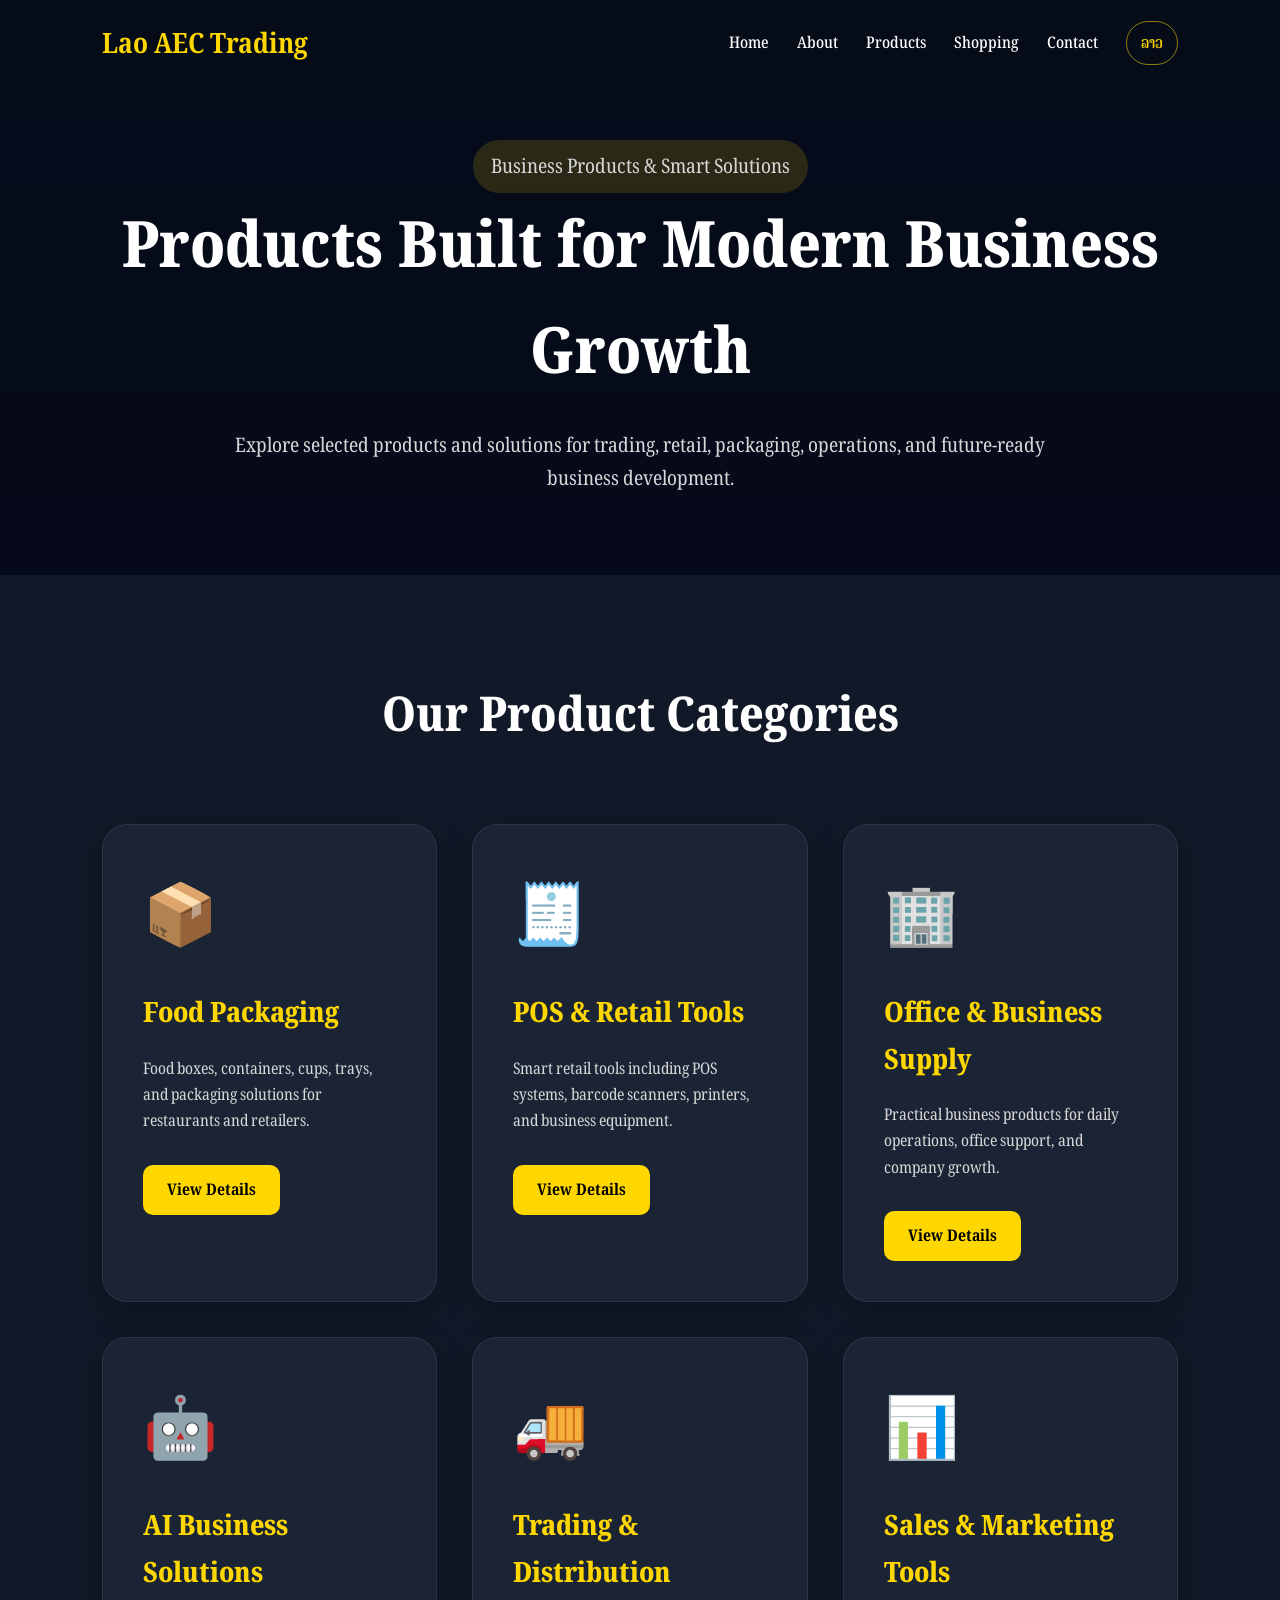
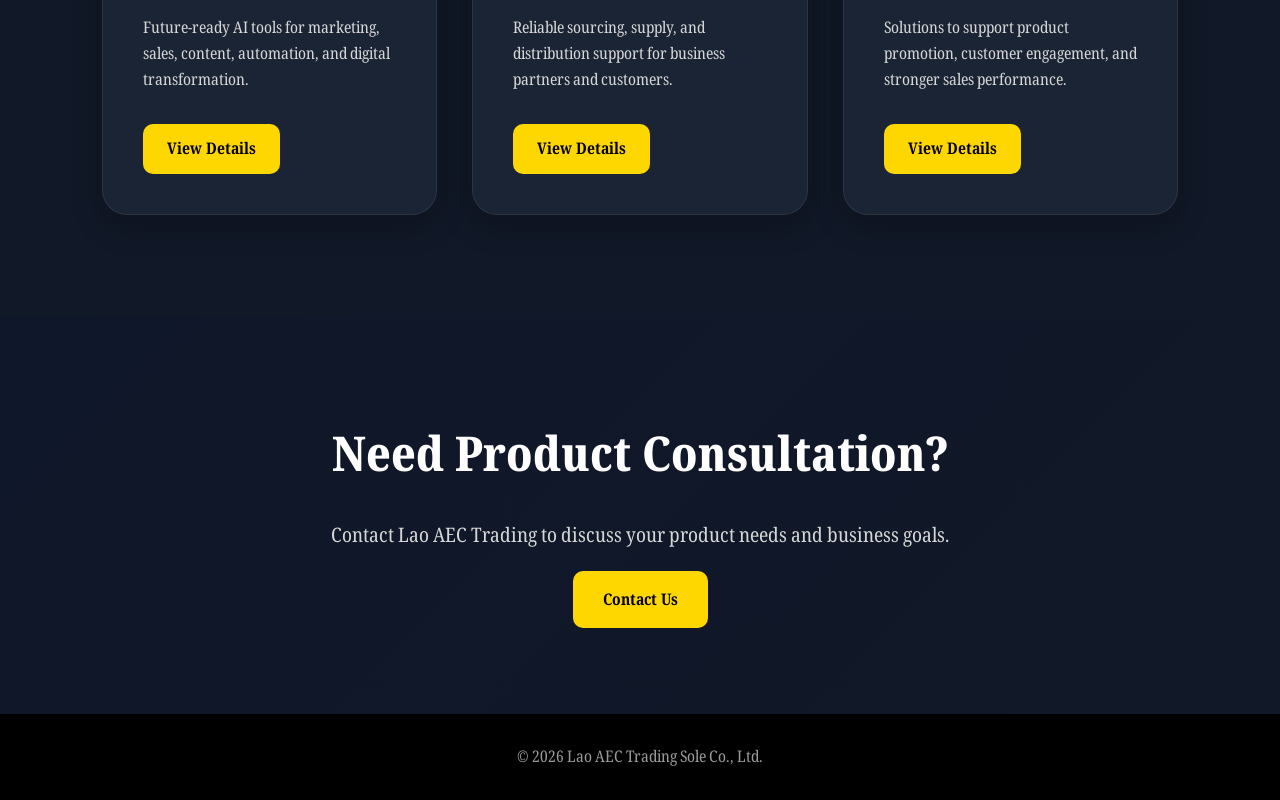
<file: Pages/products.html>
<!DOCTYPE html>
<html lang="en">

<head>
  <meta charset="UTF-8">
  <meta name="viewport" content="width=device-width, initial-scale=1.0">
  <title>Products | Lao AEC Trading</title>
  <meta name="description" content="Explore Lao AEC Trading product categories including packaging, retail tools, business supplies, distribution, and smart business solutions.">
  <link rel="stylesheet" href="../Css/style.css">
</head>

<body>

  <header class="navbar">
    <div class="logo">Lao AEC Trading</div>

    <nav>
      <a href="../index.html">Home</a>
      <a href="about.html">About</a>
      <a href="products.html">Products</a>
      <a href="shopping.html">Shopping</a>
      <a href="contact.html">Contact</a>
      <a href="products-la.html" class="language-link">ລາວ</a>
    </nav>
  </header>

  <section class="products-hero">
    <div>
      <p class="badge">Business Products & Smart Solutions</p>
      <h1>Products Built for Modern Business Growth</h1>
      <p>
        Explore selected products and solutions for trading, retail, packaging,
        operations, and future-ready business development.
      </p>
    </div>
  </section>

  <section class="products-section">

    <h2 class="section-title">Our Product Categories</h2>

    <div class="product-grid">

      <div class="product-card">
        <div class="product-icon">📦</div>
        <h3>Food Packaging</h3>
        <p>Food boxes, containers, cups, trays, and packaging solutions for restaurants and retailers.</p>
        <a href="contact.html" class="product-btn">View Details</a>
      </div>

      <div class="product-card">
        <div class="product-icon">🧾</div>
        <h3>POS & Retail Tools</h3>
        <p>Smart retail tools including POS systems, barcode scanners, printers, and business equipment.</p>
        <a href="contact.html" class="product-btn">View Details</a>
      </div>

      <div class="product-card">
        <div class="product-icon">🏢</div>
        <h3>Office & Business Supply</h3>
        <p>Practical business products for daily operations, office support, and company growth.</p>
        <a href="contact.html" class="product-btn">View Details</a>
      </div>

      <div class="product-card">
        <div class="product-icon">🤖</div>
        <h3>AI Business Solutions</h3>
        <p>Future-ready AI tools for marketing, sales, content, automation, and digital transformation.</p>
        <a href="contact.html" class="product-btn">View Details</a>
      </div>

      <div class="product-card">
        <div class="product-icon">🚚</div>
        <h3>Trading & Distribution</h3>
        <p>Reliable sourcing, supply, and distribution support for business partners and customers.</p>
        <a href="contact.html" class="product-btn">View Details</a>
      </div>

      <div class="product-card">
        <div class="product-icon">📊</div>
        <h3>Sales & Marketing Tools</h3>
        <p>Solutions to support product promotion, customer engagement, and stronger sales performance.</p>
        <a href="contact.html" class="product-btn">View Details</a>
      </div>

    </div>

  </section>

  <section class="cta-section">
    <h2>Need Product Consultation?</h2>
    <p>Contact Lao AEC Trading to discuss your product needs and business goals.</p>
    <a href="contact.html" class="btn primary">Contact Us</a>
  </section>

  <footer class="footer">
    <p>© 2026 Lao AEC Trading Sole Co., Ltd.</p>
  </footer>

  <script src="../Js/script.js"></script>

</body>
</html>
</file>
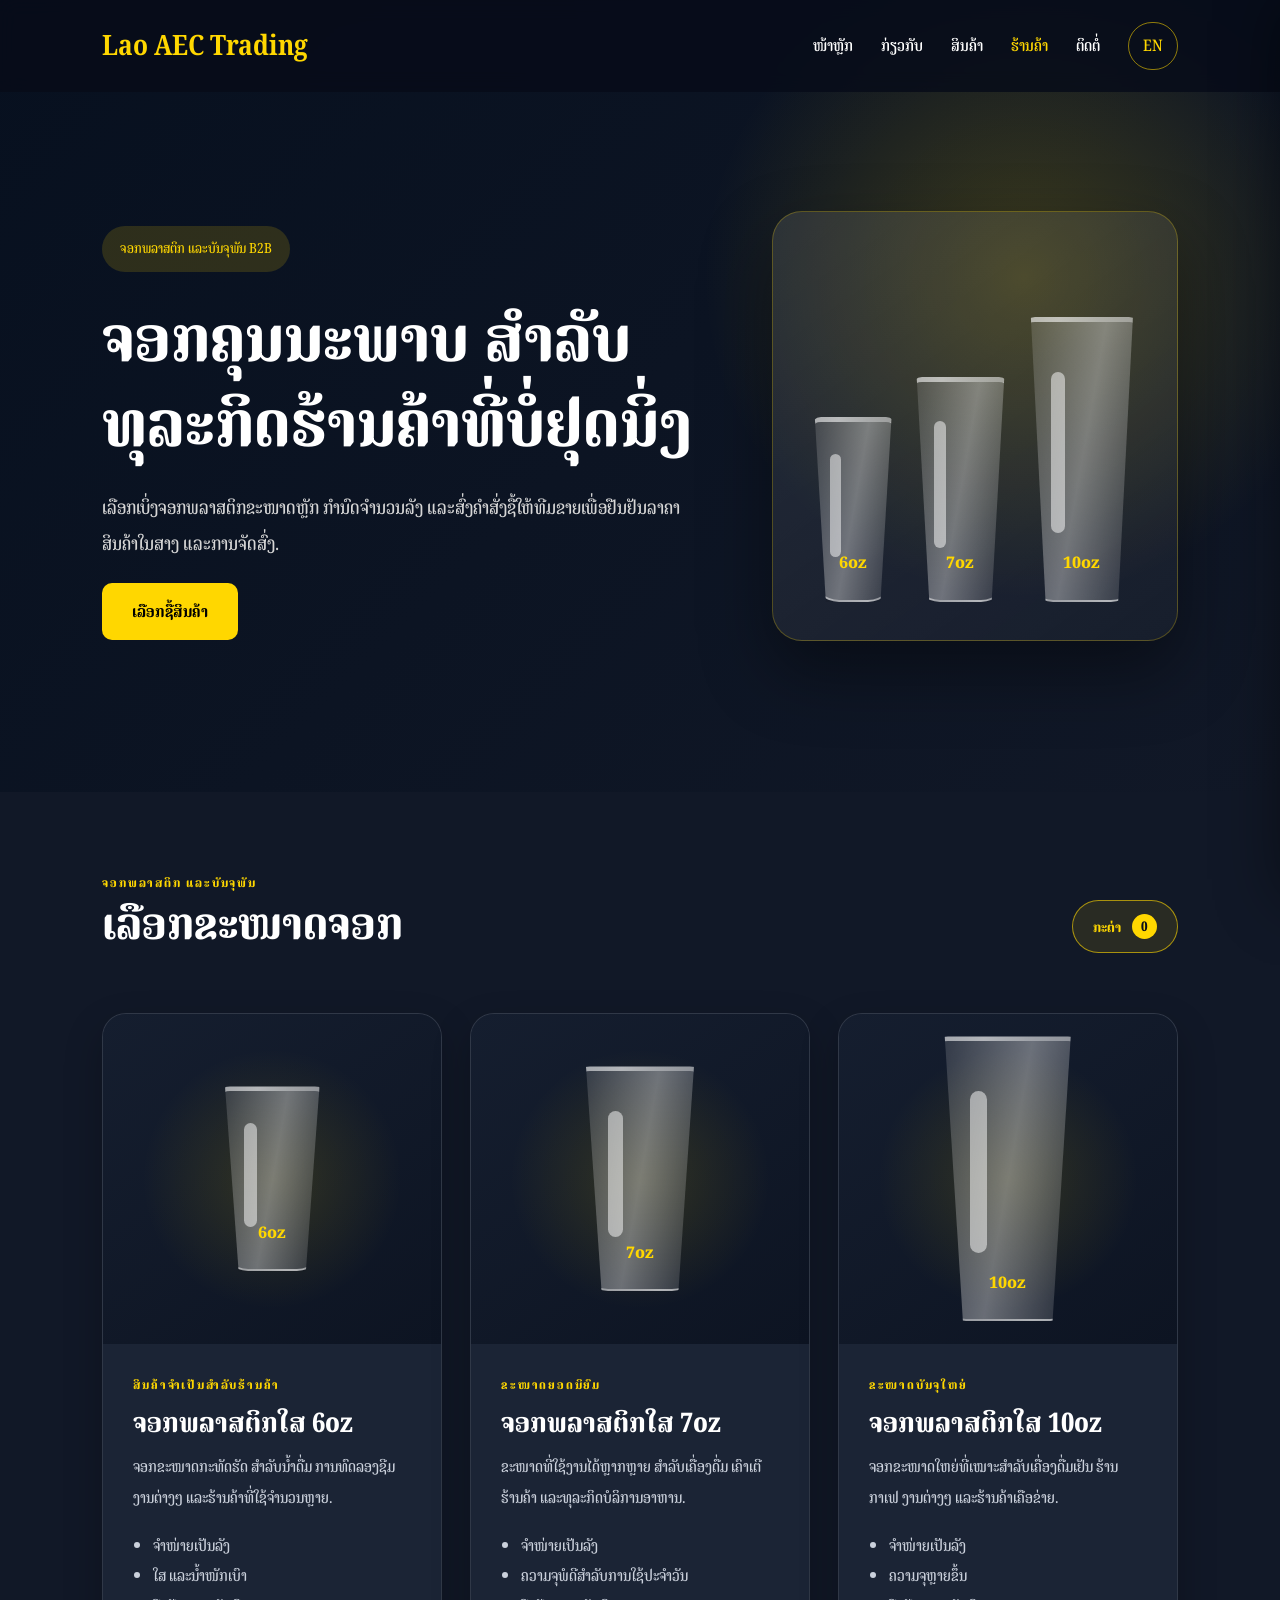
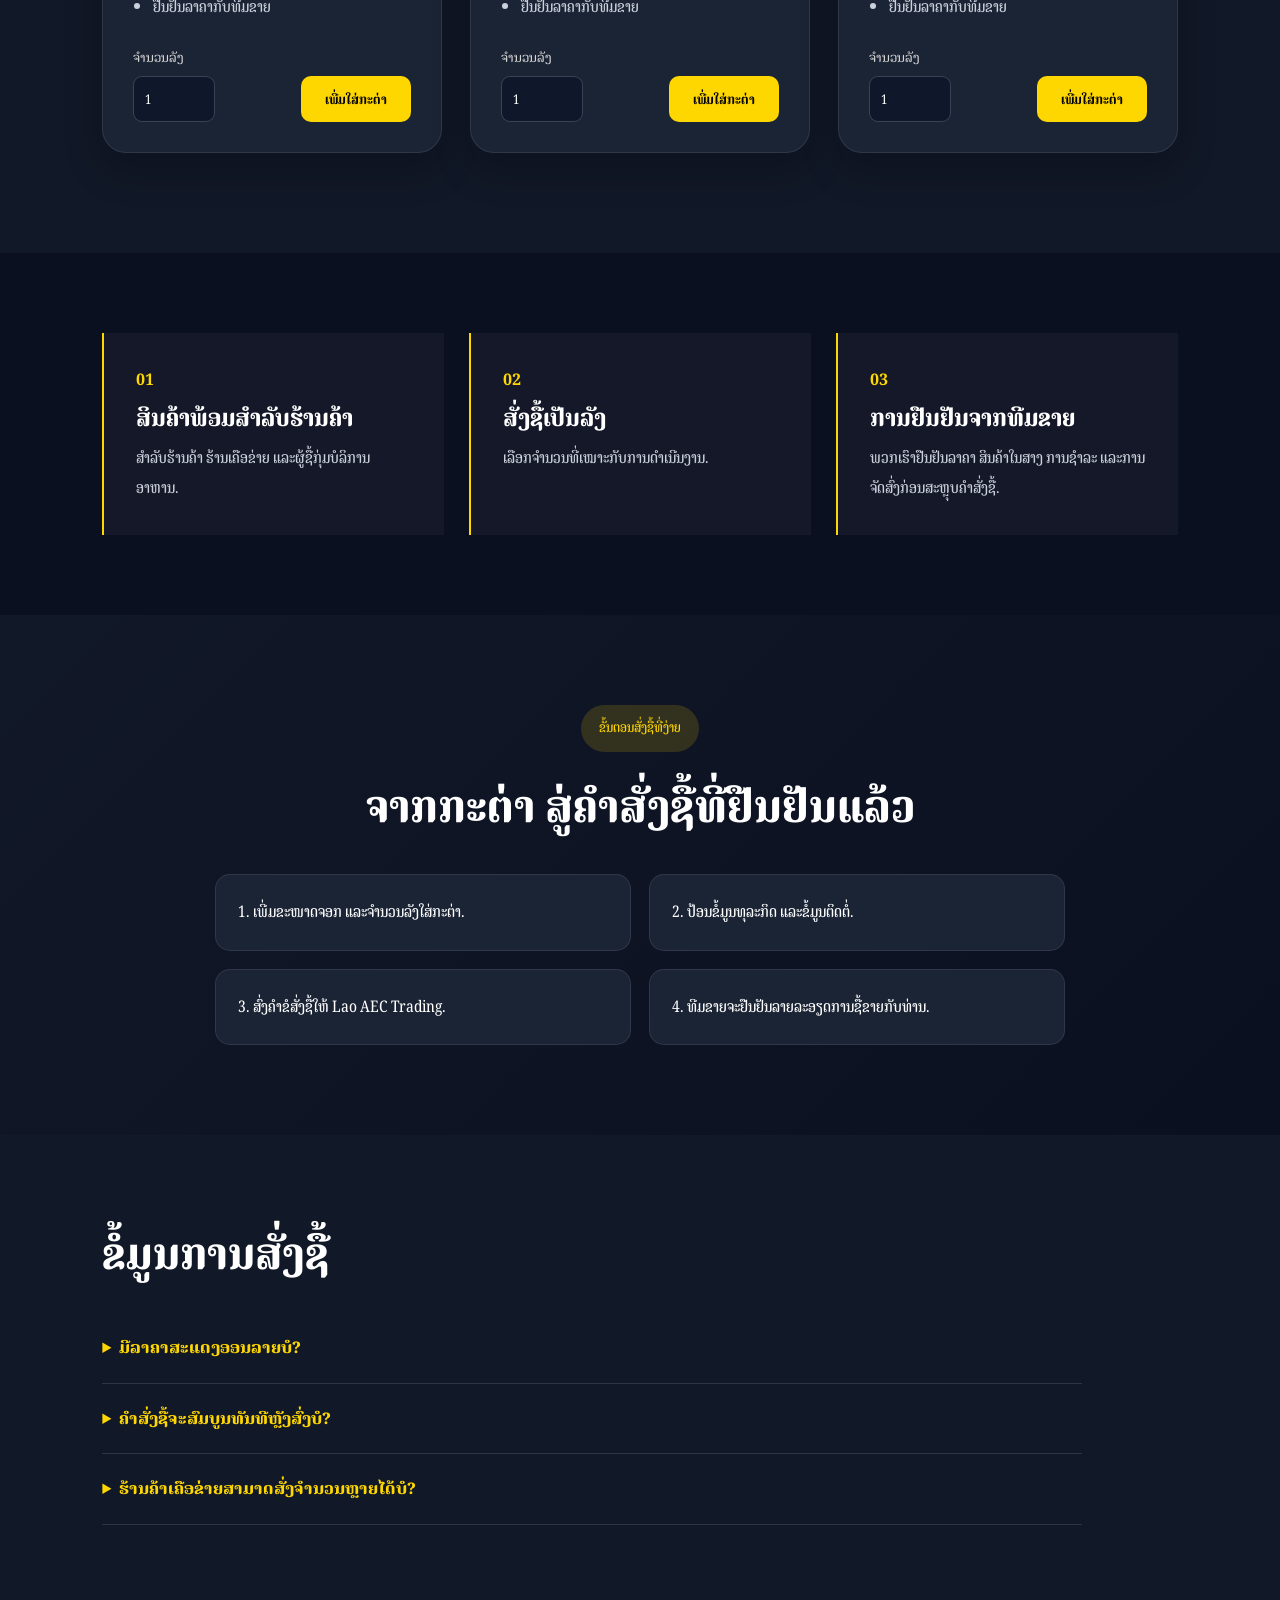
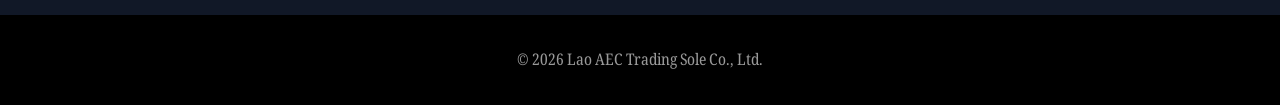
<file: Pages/shopping-la.html>
<!DOCTYPE html>
<html lang="lo">
<head>
  <meta charset="UTF-8">
  <meta name="viewport" content="width=device-width, initial-scale=1.0">
  <title>ຮ້ານຄ້າຈອກພລາສຕິກ ແລະບັນຈຸພັນ | Lao AEC Trading</title>
  <meta name="description" content="ເລືອກຊື້ຈອກພລາສຕິກຂະໜາດ 6oz, 7oz ແລະ 10oz ສຳລັບຮ້ານຄ້າ ແລະຮ້ານຄ້າເຄືອຂ່າຍໃນປະເທດລາວ.">
  <link rel="stylesheet" href="../Css/style.css">
</head>
<body class="shop-page">
  <header class="navbar">
    <div class="logo">Lao AEC Trading</div>
    <nav>
      <a href="../index-la.html">ໜ້າຫຼັກ</a>
      <a href="about-la.html">ກ່ຽວກັບ</a>
      <a href="products-la.html">ສິນຄ້າ</a>
      <a href="shopping-la.html" aria-current="page">ຮ້ານຄ້າ</a>
      <a href="contact-la.html">ຕິດຕໍ່</a>
      <a href="shopping.html" class="language-link">EN</a>
    </nav>
  </header>

  <main>
    <section class="shop-hero">
      <div>
        <p class="badge">ຈອກພລາສຕິກ ແລະບັນຈຸພັນ B2B</p>
        <h1>ຈອກຄຸນນະພາບ ສຳລັບທຸລະກິດຮ້ານຄ້າທີ່ບໍ່ຢຸດນິ່ງ</h1>
        <p>ເລືອກເບິ່ງຈອກພລາສຕິກຂະໜາດຫຼັກ ກຳນົດຈຳນວນລັງ ແລະສົ່ງຄຳສັ່ງຊື້ໃຫ້ທີມຂາຍເພື່ອຢືນຢັນລາຄາ ສິນຄ້າໃນສາງ ແລະການຈັດສົ່ງ.</p>
        <a href="#shop-products" class="btn primary">ເລືອກຊື້ສິນຄ້າ</a>
      </div>
      <div class="cup-showcase" aria-label="6oz, 7oz and 10oz plastic cup range">
        <div class="cup cup-small"><span>6oz</span></div>
        <div class="cup cup-medium"><span>7oz</span></div>
        <div class="cup cup-large"><span>10oz</span></div>
      </div>
    </section>

    <section class="shop-toolbar" aria-label="Shopping tools">
      <div>
        <p class="shop-kicker">ຈອກພລາສຕິກ ແລະບັນຈຸພັນ</p>
        <h2>ເລືອກຂະໜາດຈອກ</h2>
      </div>
      <button class="cart-toggle" type="button" aria-controls="shopping-cart" aria-expanded="false">ກະຕ່າ <span class="cart-count">0</span></button>
    </section>

    <section id="shop-products" class="shop-products">
      <article class="shop-card" data-category="cups">
        <div class="product-visual"><div class="cup cup-small"><span>6oz</span></div></div>
        <div class="shop-card-body">
          <p class="product-label">ສິນຄ້າຈຳເປັນສຳລັບຮ້ານຄ້າ</p>
          <h3>ຈອກພລາສຕິກໃສ 6oz</h3>
          <p>ຈອກຂະໜາດກະທັດຮັດ ສຳລັບນ້ຳດື່ມ ການທົດລອງຊີມ ງານຕ່າງໆ ແລະຮ້ານຄ້າທີ່ໃຊ້ຈຳນວນຫຼາຍ.</p>
          <ul><li>ຈຳໜ່າຍເປັນລັງ</li><li>ໃສ ແລະນ້ຳໜັກເບົາ</li><li>ຢືນຢັນລາຄາກັບທີມຂາຍ</li></ul>
          <div class="buy-row"><label>ຈຳນວນລັງ <input class="product-qty" type="number" min="1" value="1" inputmode="numeric"></label><button class="add-cart product-btn" data-id="cup-6oz" data-name="ຈອກພລາສຕິກໃສ 6oz" type="button">ເພີ່ມໃສ່ກະຕ່າ</button></div>
        </div>
      </article>
      <article class="shop-card" data-category="cups">
        <div class="product-visual"><div class="cup cup-medium"><span>7oz</span></div></div>
        <div class="shop-card-body">
          <p class="product-label">ຂະໜາດຍອດນິຍົມ</p>
          <h3>ຈອກພລາສຕິກໃສ 7oz</h3>
          <p>ຂະໜາດທີ່ໃຊ້ງານໄດ້ຫຼາກຫຼາຍ ສຳລັບເຄື່ອງດື່ມ ເຄົາເຕີຮ້ານຄ້າ ແລະທຸລະກິດບໍລິການອາຫານ.</p>
          <ul><li>ຈຳໜ່າຍເປັນລັງ</li><li>ຄວາມຈຸພໍດີສຳລັບການໃຊ້ປະຈຳວັນ</li><li>ຢືນຢັນລາຄາກັບທີມຂາຍ</li></ul>
          <div class="buy-row"><label>ຈຳນວນລັງ <input class="product-qty" type="number" min="1" value="1" inputmode="numeric"></label><button class="add-cart product-btn" data-id="cup-7oz" data-name="ຈອກພລາສຕິກໃສ 7oz" type="button">ເພີ່ມໃສ່ກະຕ່າ</button></div>
        </div>
      </article>
      <article class="shop-card" data-category="cups">
        <div class="product-visual"><div class="cup cup-large"><span>10oz</span></div></div>
        <div class="shop-card-body">
          <p class="product-label">ຂະໜາດບັນຈຸໃຫຍ່</p>
          <h3>ຈອກພລາສຕິກໃສ 10oz</h3>
          <p>ຈອກຂະໜາດໃຫຍ່ທີ່ເໝາະສຳລັບເຄື່ອງດື່ມເຢັນ ຮ້ານກາເຟ ງານຕ່າງໆ ແລະຮ້ານຄ້າເຄືອຂ່າຍ.</p>
          <ul><li>ຈຳໜ່າຍເປັນລັງ</li><li>ຄວາມຈຸຫຼາຍຂຶ້ນ</li><li>ຢືນຢັນລາຄາກັບທີມຂາຍ</li></ul>
          <div class="buy-row"><label>ຈຳນວນລັງ <input class="product-qty" type="number" min="1" value="1" inputmode="numeric"></label><button class="add-cart product-btn" data-id="cup-10oz" data-name="ຈອກພລາສຕິກໃສ 10oz" type="button">ເພີ່ມໃສ່ກະຕ່າ</button></div>
        </div>
      </article>
    </section>

    <section class="buyer-benefits">
      <div><strong>01</strong><h3>ສິນຄ້າພ້ອມສຳລັບຮ້ານຄ້າ</h3><p>ສຳລັບຮ້ານຄ້າ ຮ້ານເຄືອຂ່າຍ ແລະຜູ້ຊື້ກຸ່ມບໍລິການອາຫານ.</p></div>
      <div><strong>02</strong><h3>ສັ່ງຊື້ເປັນລັງ</h3><p>ເລືອກຈຳນວນທີ່ເໝາະກັບການດຳເນີນງານ.</p></div>
      <div><strong>03</strong><h3>ການຢືນຢັນຈາກທີມຂາຍ</h3><p>ພວກເຮົາຢືນຢັນລາຄາ ສິນຄ້າໃນສາງ ການຊຳລະ ແລະການຈັດສົ່ງກ່ອນສະຫຼຸບຄຳສັ່ງຊື້.</p></div>
    </section>

    <section class="order-guide">
      <p class="badge">ຂັ້ນຕອນສັ່ງຊື້ທີ່ງ່າຍ</p>
      <h2>ຈາກກະຕ່າ ສູ່ຄຳສັ່ງຊື້ທີ່ຢືນຢັນແລ້ວ</h2>
      <ol><li>ເພີ່ມຂະໜາດຈອກ ແລະຈຳນວນລັງໃສ່ກະຕ່າ.</li><li>ປ້ອນຂໍ້ມູນທຸລະກິດ ແລະຂໍ້ມູນຕິດຕໍ່.</li><li>ສົ່ງຄຳຂໍສັ່ງຊື້ໃຫ້ Lao AEC Trading.</li><li>ທີມຂາຍຈະຢືນຢັນລາຍລະອຽດການຊື້ຂາຍກັບທ່ານ.</li></ol>
    </section>

    <section class="shop-faq">
      <h2>ຂໍ້ມູນການສັ່ງຊື້</h2>
      <details><summary>ມີລາຄາສະແດງອອນລາຍບໍ?</summary><p>ທີມຂາຍຈະຢືນຢັນລາຄາ ເນື່ອງຈາກຈຳນວນສັ່ງຊື້ ສະຖານທີ່ຈັດສົ່ງ ແລະໂຄງການການຄ້າໃນປັດຈຸບັນອາດມີຜົນຕໍ່ໃບສະເໜີລາຄາ.</p></details>
      <details><summary>ຄຳສັ່ງຊື້ຈະສົມບູນທັນທີຫຼັງສົ່ງບໍ?</summary><p>ບໍ່. ຂໍ້ມູນທີ່ສົ່ງແມ່ນຄຳຂໍສັ່ງຊື້ ແລະຈະສົມບູນຫຼັງຈາກທີມງານຢືນຢັນສິນຄ້າ ລາຄາ ການຊຳລະ ແລະການຈັດສົ່ງ.</p></details>
      <details><summary>ຮ້ານຄ້າເຄືອຂ່າຍສາມາດສັ່ງຈຳນວນຫຼາຍໄດ້ບໍ?</summary><p>ໄດ້. ເພີ່ມຈຳນວນລັງທີ່ຄາດຄະເນ ຫຼືຕິດຕໍ່ພວກເຮົາເພື່ອຮັບໃບສະເໜີລາຄາທີ່ເໝາະກັບທ່ານ.</p></details>
    </section>
  </main>

  <aside id="shopping-cart" class="cart-panel" aria-hidden="true" aria-label="Shopping cart">
    <div class="cart-head"><div><p class="shop-kicker">ຄຳຂໍສັ່ງຊື້</p><h2>ກະຕ່າຂອງທ່ານ</h2></div><button class="cart-close" type="button" aria-label="ປິດກະຕ່າ">×</button></div>
    <div class="cart-items"><p class="empty-cart">ກະຕ່າຂອງທ່ານຍັງວ່າງ.</p></div>
    <form class="order-form" data-language="lo">
      <label>ຊື່ທຸລະກິດ / ຮ້ານຄ້າ<input name="business" required></label>
      <label>ຊື່ຜູ້ຕິດຕໍ່<input name="contact" required></label>
      <label>ເບີໂທ / WhatsApp<input name="phone" required></label>
      <label>ສະຖານທີ່ຈັດສົ່ງ<textarea name="location" rows="2" required></textarea></label>
      <button class="btn primary submit-order" type="submit">ສົ່ງຄຳຂໍສັ່ງຊື້</button>
      <p class="form-note">ທີມຂາຍຈະຢືນຢັນລາຄາ ສິນຄ້າໃນສາງ ການຊຳລະ ແລະການຈັດສົ່ງ.</p>
    </form>
  </aside>
  <div class="cart-backdrop" hidden></div>

  <footer class="footer"><p>© 2026 Lao AEC Trading Sole Co., Ltd.</p></footer>
  <script src="../Js/script.js"></script>
</body>
</html>
</file>
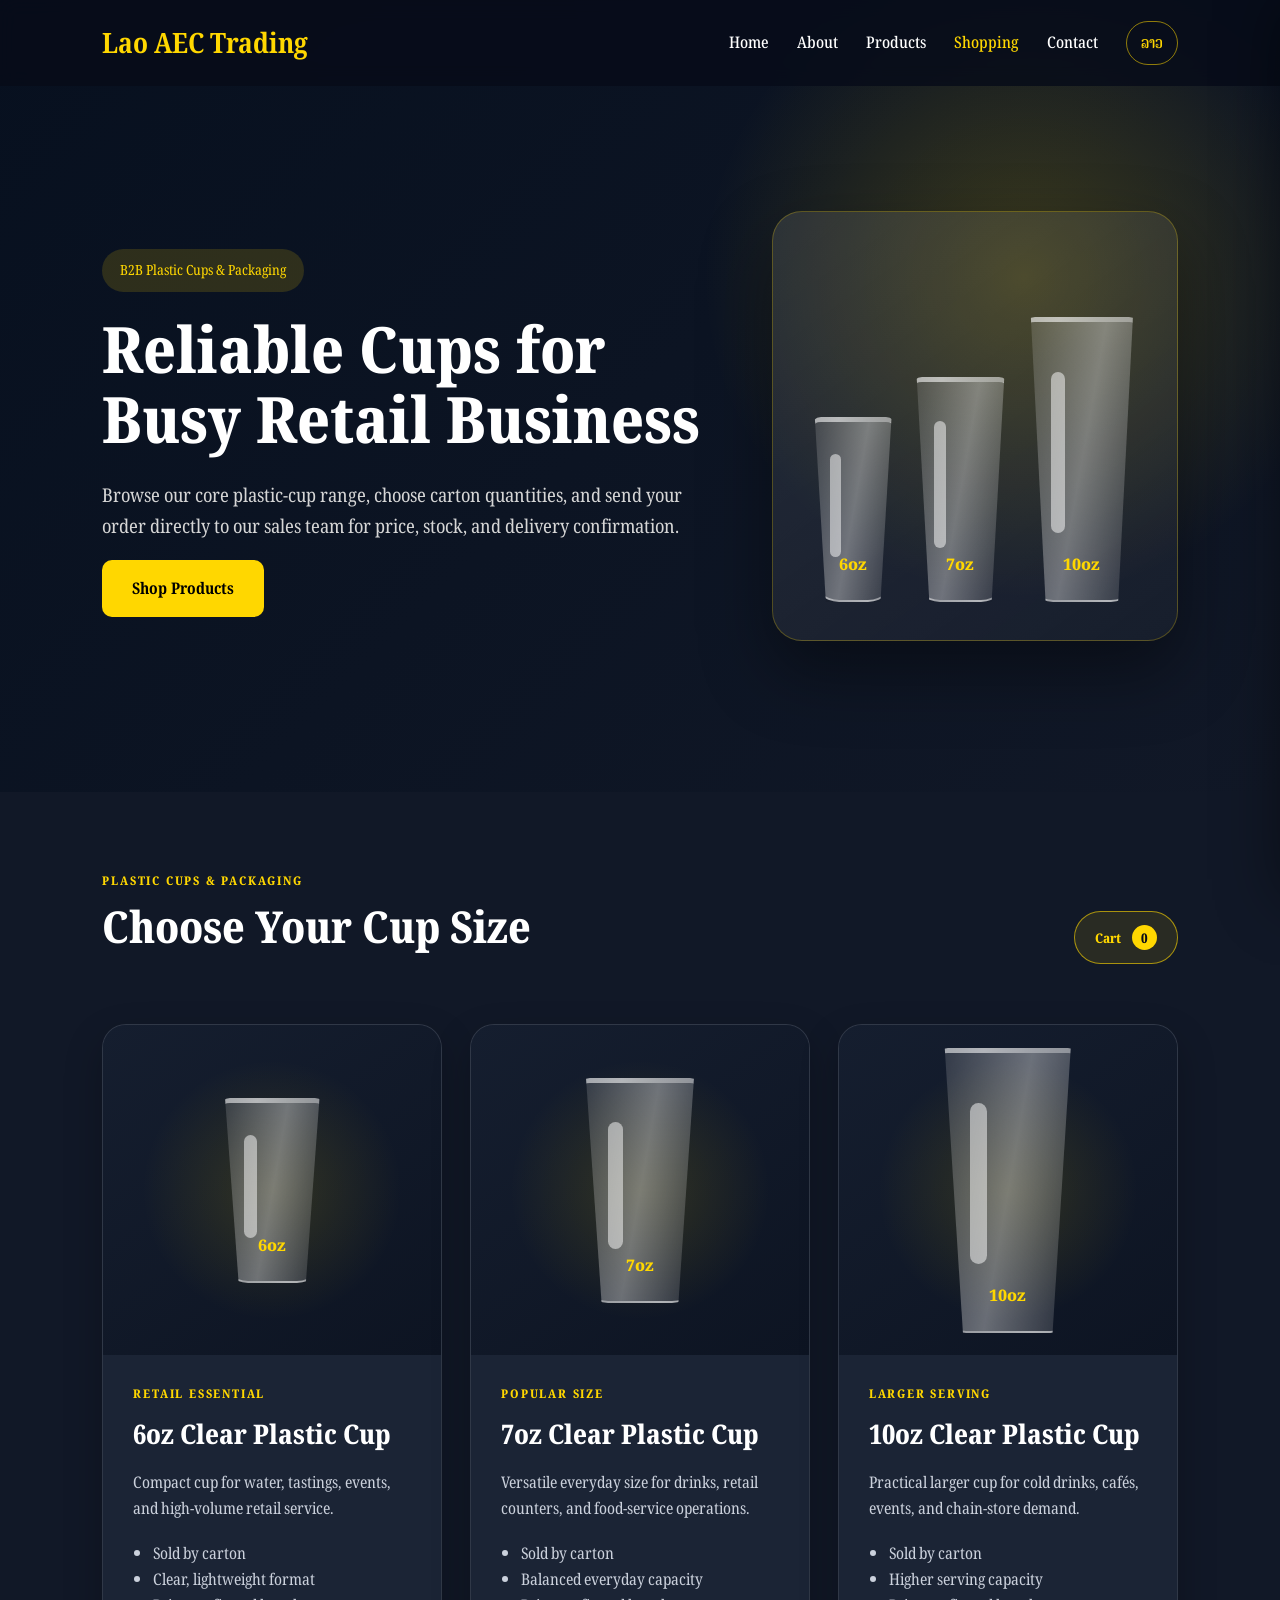
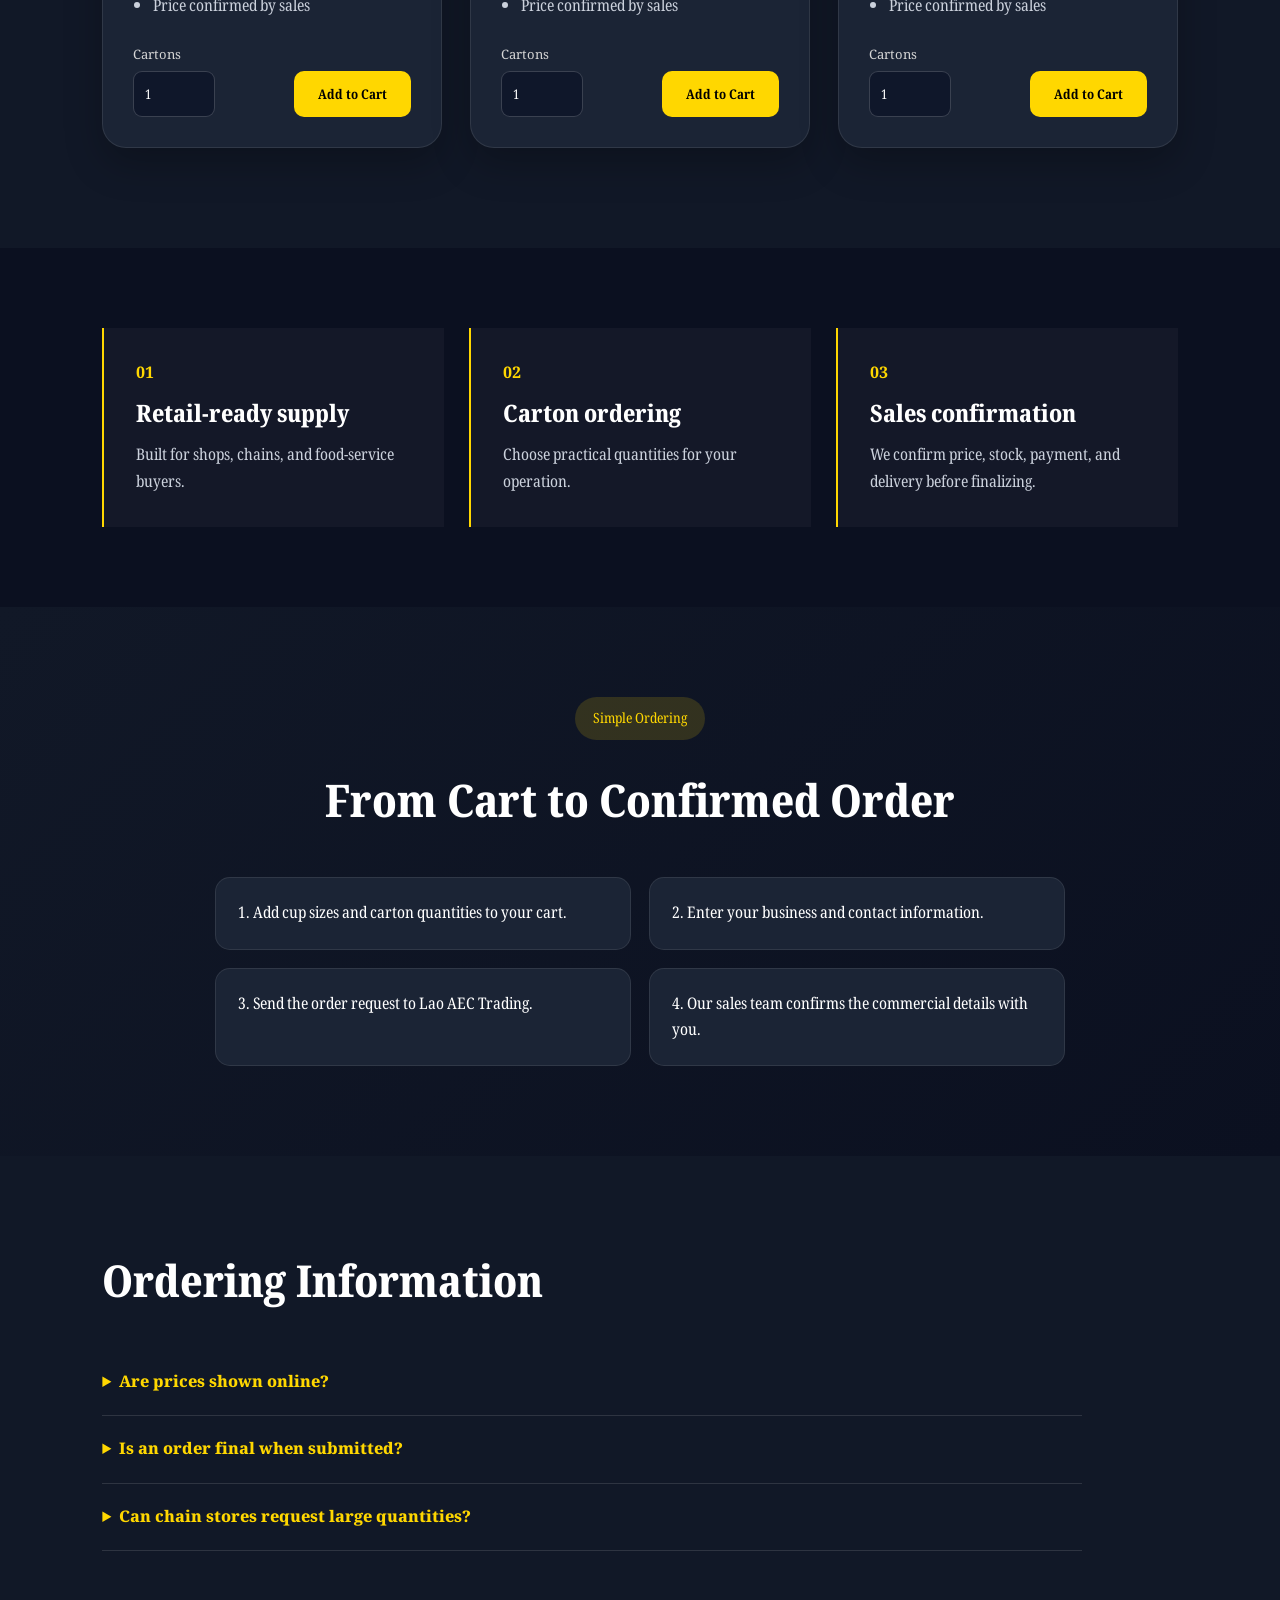
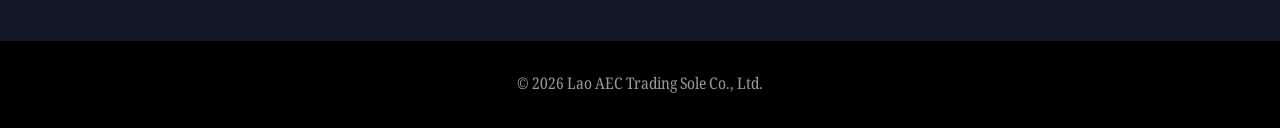
<file: Pages/shopping.html>
<!DOCTYPE html>
<html lang="en">
<head>
  <meta charset="UTF-8">
  <meta name="viewport" content="width=device-width, initial-scale=1.0">
  <title>Plastic Cups & Packaging Shopping | Lao AEC Trading</title>
  <meta name="description" content="Shop 6oz, 7oz, and 10oz plastic cups and packaging for retail and chain-store requirements in Laos.">
  <link rel="stylesheet" href="../Css/style.css">
</head>
<body class="shop-page">
  <header class="navbar">
    <div class="logo">Lao AEC Trading</div>
    <nav>
      <a href="../index.html">Home</a>
      <a href="about.html">About</a>
      <a href="products.html">Products</a>
      <a href="shopping.html" aria-current="page">Shopping</a>
      <a href="contact.html">Contact</a>
      <a href="shopping-la.html" class="language-link">ລາວ</a>
    </nav>
  </header>

  <main>
    <section class="shop-hero">
      <div>
        <p class="badge">B2B Plastic Cups & Packaging</p>
        <h1>Reliable Cups for Busy Retail Business</h1>
        <p>Browse our core plastic-cup range, choose carton quantities, and send your order directly to our sales team for price, stock, and delivery confirmation.</p>
        <a href="#shop-products" class="btn primary">Shop Products</a>
      </div>
      <div class="cup-showcase" aria-label="6oz, 7oz and 10oz plastic cup range">
        <div class="cup cup-small"><span>6oz</span></div>
        <div class="cup cup-medium"><span>7oz</span></div>
        <div class="cup cup-large"><span>10oz</span></div>
      </div>
    </section>

    <section class="shop-toolbar" aria-label="Shopping tools">
      <div>
        <p class="shop-kicker">PLASTIC CUPS & PACKAGING</p>
        <h2>Choose Your Cup Size</h2>
      </div>
      <button class="cart-toggle" type="button" aria-controls="shopping-cart" aria-expanded="false">Cart <span class="cart-count">0</span></button>
    </section>

    <section id="shop-products" class="shop-products">
      <article class="shop-card" data-category="cups">
        <div class="product-visual"><div class="cup cup-small"><span>6oz</span></div></div>
        <div class="shop-card-body">
          <p class="product-label">RETAIL ESSENTIAL</p>
          <h3>6oz Clear Plastic Cup</h3>
          <p>Compact cup for water, tastings, events, and high-volume retail service.</p>
          <ul><li>Sold by carton</li><li>Clear, lightweight format</li><li>Price confirmed by sales</li></ul>
          <div class="buy-row"><label>Cartons <input class="product-qty" type="number" min="1" value="1" inputmode="numeric"></label><button class="add-cart product-btn" data-id="cup-6oz" data-name="6oz Clear Plastic Cup" type="button">Add to Cart</button></div>
        </div>
      </article>
      <article class="shop-card" data-category="cups">
        <div class="product-visual"><div class="cup cup-medium"><span>7oz</span></div></div>
        <div class="shop-card-body">
          <p class="product-label">POPULAR SIZE</p>
          <h3>7oz Clear Plastic Cup</h3>
          <p>Versatile everyday size for drinks, retail counters, and food-service operations.</p>
          <ul><li>Sold by carton</li><li>Balanced everyday capacity</li><li>Price confirmed by sales</li></ul>
          <div class="buy-row"><label>Cartons <input class="product-qty" type="number" min="1" value="1" inputmode="numeric"></label><button class="add-cart product-btn" data-id="cup-7oz" data-name="7oz Clear Plastic Cup" type="button">Add to Cart</button></div>
        </div>
      </article>
      <article class="shop-card" data-category="cups">
        <div class="product-visual"><div class="cup cup-large"><span>10oz</span></div></div>
        <div class="shop-card-body">
          <p class="product-label">LARGER SERVING</p>
          <h3>10oz Clear Plastic Cup</h3>
          <p>Practical larger cup for cold drinks, cafés, events, and chain-store demand.</p>
          <ul><li>Sold by carton</li><li>Higher serving capacity</li><li>Price confirmed by sales</li></ul>
          <div class="buy-row"><label>Cartons <input class="product-qty" type="number" min="1" value="1" inputmode="numeric"></label><button class="add-cart product-btn" data-id="cup-10oz" data-name="10oz Clear Plastic Cup" type="button">Add to Cart</button></div>
        </div>
      </article>
    </section>

    <section class="buyer-benefits">
      <div><strong>01</strong><h3>Retail-ready supply</h3><p>Built for shops, chains, and food-service buyers.</p></div>
      <div><strong>02</strong><h3>Carton ordering</h3><p>Choose practical quantities for your operation.</p></div>
      <div><strong>03</strong><h3>Sales confirmation</h3><p>We confirm price, stock, payment, and delivery before finalizing.</p></div>
    </section>

    <section class="order-guide">
      <p class="badge">Simple Ordering</p>
      <h2>From Cart to Confirmed Order</h2>
      <ol><li>Add cup sizes and carton quantities to your cart.</li><li>Enter your business and contact information.</li><li>Send the order request to Lao AEC Trading.</li><li>Our sales team confirms the commercial details with you.</li></ol>
    </section>

    <section class="shop-faq">
      <h2>Ordering Information</h2>
      <details><summary>Are prices shown online?</summary><p>Prices are confirmed by our sales team because volume, delivery location, and current commercial programs may affect the final quotation.</p></details>
      <details><summary>Is an order final when submitted?</summary><p>No. Your submission is an order request. It becomes final only after our team confirms stock, pricing, payment, and delivery.</p></details>
      <details><summary>Can chain stores request large quantities?</summary><p>Yes. Add the estimated carton quantity or contact us for a tailored supply quotation.</p></details>
    </section>
  </main>

  <aside id="shopping-cart" class="cart-panel" aria-hidden="true" aria-label="Shopping cart">
    <div class="cart-head"><div><p class="shop-kicker">ORDER REQUEST</p><h2>Your Cart</h2></div><button class="cart-close" type="button" aria-label="Close cart">×</button></div>
    <div class="cart-items"><p class="empty-cart">Your cart is empty.</p></div>
    <form class="order-form" data-language="en">
      <label>Business / Store Name<input name="business" required></label>
      <label>Contact Person<input name="contact" required></label>
      <label>Phone / WhatsApp<input name="phone" required></label>
      <label>Delivery Location<textarea name="location" rows="2" required></textarea></label>
      <button class="btn primary submit-order" type="submit">Send Order Request</button>
      <p class="form-note">Price, stock, payment, and delivery will be confirmed by our sales team.</p>
    </form>
  </aside>
  <div class="cart-backdrop" hidden></div>

  <footer class="footer"><p>© 2026 Lao AEC Trading Sole Co., Ltd.</p></footer>
  <script src="../Js/script.js"></script>
</body>
</html>
</file>
<file: Css/style.css>
@import url("https://fonts.googleapis.com/css2?family=Noto+Serif+Lao:wdth,wght@75,400;75,700;75,800&display=swap");

:root {
  --font-title: "Noto Serif Lao Condensed ExtraBold", "Noto Serif Lao", Georgia, serif;
  --font-body: "Noto Serif Lao Condensed", "Noto Serif Lao", Arial, Helvetica, sans-serif;
}

* {
  margin: 0;
  padding: 0;
  box-sizing: border-box;
}

body {
  font-family: var(--font-body);
  background: #0b1020;
  color: white;
  line-height: 1.65;
  font-optical-sizing: auto;
}

h1,
h2,
h3,
.logo,
.section-title,
.hero-card h3,
.about-hero-panel strong {
  font-family: var(--font-title);
  font-weight: 800;
  font-stretch: 75%;
  letter-spacing: 0;
}

p,
a,
li,
button,
input,
textarea {
  font-family: var(--font-body);
  font-stretch: 75%;
}

/* NAVBAR */

.navbar {
  width: 100%;
  padding: 20px 8%;
  display: flex;
  justify-content: space-between;
  align-items: center;
  position: fixed;
  top: 0;
  z-index: 1000;

  background: rgba(8, 12, 25, 0.85);
  backdrop-filter: blur(10px);
}

.logo {
  font-size: 28px;
  font-weight: bold;
  color: #ffd700;
}

nav {
  display: flex;
  align-items: center;
  justify-content: flex-end;
  flex-wrap: wrap;
  gap: 12px 28px;
}

nav a {
  text-decoration: none;
  color: white;
  font-weight: 500;
  transition: 0.3s;
}

nav a:hover {
  color: #ffd700;
}

.language-link {
  padding: 8px 14px;
  border: 1px solid rgba(255,215,0,0.55);
  border-radius: 999px;
  color: #ffd700;
}

.language-link:hover {
  background: #ffd700;
  color: black;
}

html[lang="lo"] body {
  font-family: var(--font-body);
  line-height: 1.85;
}

html[lang="lo"] h1,
html[lang="lo"] h2,
html[lang="lo"] h3,
html[lang="lo"] .about-hero-panel strong,
html[lang="lo"] .section-title {
  font-family: var(--font-title);
  font-weight: 800;
  line-height: 1.32;
}

html[lang="lo"] p,
html[lang="lo"] li {
  line-height: 1.9;
}

/* HERO SECTION */

.hero {
  min-height: 100vh;

  padding: 140px 8% 80px;

  display: grid;
  grid-template-columns: 1fr 420px;
  gap: 60px;
  align-items: center;

  background:
    linear-gradient(rgba(5,10,25,0.85), rgba(5,10,25,0.95)),
    url("https://images.unsplash.com/photo-1520607162513-77705c0f0d4a?q=80&w=1600&auto=format&fit=crop")
    center/cover;
}

.badge {
  display: inline-block;
  background: rgba(255,215,0,0.15);
  color: #ffd700;

  padding: 10px 18px;
  border-radius: 50px;

  margin-bottom: 25px;
  font-size: 14px;
}

.hero h1 {
  font-size: 68px;
  line-height: 1.1;
  margin-bottom: 25px;
}

.hero-text {
  font-size: 20px;
  color: #d6d6d6;
  margin-bottom: 35px;
  max-width: 700px;
}

.hero-buttons {
  display: flex;
  gap: 20px;
}

.btn {
  padding: 15px 30px;
  border-radius: 10px;
  text-decoration: none;
  font-weight: bold;
  transition: 0.3s;
}

.primary {
  background: #ffd700;
  color: black;
}

.primary:hover {
  background: white;
}

.secondary {
  border: 2px solid white;
  color: white;
}

.secondary:hover {
  background: white;
  color: black;
}

/* HERO CARD */

.hero-card {
  background: rgba(255,255,255,0.08);

  border: 1px solid rgba(255,255,255,0.1);

  padding: 40px;
  border-radius: 25px;

  backdrop-filter: blur(12px);

  box-shadow: 0 15px 40px rgba(0,0,0,0.35);
}

.hero-card h3 {
  margin-bottom: 25px;
  font-size: 28px;
  color: #ffd700;
}

.hero-card ul {
  list-style: none;
}

.hero-card li {
  margin-bottom: 18px;
  font-size: 18px;
}

/* FEATURES */

.features {
  padding: 100px 8%;
  background: #111827;
}

.section-title {
  text-align: center;
  font-size: 48px;
  margin-bottom: 70px;
}

.feature-grid {
  display: grid;
  grid-template-columns: repeat(3, 1fr);
  gap: 30px;
}

.feature-card {
  background: #1b2435;
  padding: 40px;
  border-radius: 20px;

  transition: 0.3s;
}

.feature-card:hover {
  transform: translateY(-10px);
}

.feature-card h3 {
  margin-bottom: 20px;
  color: #ffd700;
  font-size: 26px;
}

.feature-card p {
  color: #d6d6d6;
}

/* FOOTER */

.footer {
  background: black;
  text-align: center;
  padding: 30px;
  color: #999;
}

/* RESPONSIVE */

@media (max-width: 992px) {

  .hero {
    grid-template-columns: 1fr;
  }

  .feature-grid {
    grid-template-columns: 1fr;
  }

  .hero h1 {
    font-size: 48px;
  }

  .navbar {
    flex-direction: column;
    gap: 20px;
  }

  nav {
    justify-content: center;
  }

}
/* PRODUCTS HERO */

.products-hero{
    min-height:60vh;

    display:flex;
    align-items:center;
    justify-content:center;

    padding:140px 8% 80px;

    text-align:center;

    background:
    linear-gradient(rgba(5,10,25,0.88), rgba(5,10,25,0.92)),
    url("https://images.unsplash.com/photo-1556740749-887f6717d7e4?q=80&w=1600&auto=format&fit=crop")
    center/cover;
}


.products-hero h1{
    font-size:64px;
    margin-bottom:25px;
}

.products-hero p{
    max-width:850px;
    margin:auto;
    color:#d6d6d6;
    font-size:20px;
}

/* PRODUCTS SECTION */

.products-section{
    padding:100px 8%;
    background:#111827;
}

/* PRODUCT GRID */

.product-grid{
    display:grid;
    grid-template-columns:repeat(auto-fit, minmax(320px,1fr));
    gap:35px;
}

/* PRODUCT CARD */

.product-card{
    background:#1b2435;

    padding:40px;

    border-radius:25px;

    transition:0.4s;

    border:1px solid rgba(255,255,255,0.08);

    box-shadow:0 10px 30px rgba(0,0,0,0.25);
}

.product-card:hover{
    transform:translateY(-12px);

    border-color:#ffd700;
}

.product-icon{
    font-size:60px;
    margin-bottom:25px;
}

.product-card h3{
    font-size:28px;
    margin-bottom:20px;
    color:#ffd700;
}

.product-card p{
    color:#d6d6d6;
    margin-bottom:30px;
}

/* PRODUCT BUTTON */

.product-btn{
    display:inline-block;

    padding:12px 24px;

    border-radius:10px;

    background:#ffd700;

    color:black;

    text-decoration:none;

    font-weight:bold;

    transition:0.3s;
}

.product-btn:hover{
    background:white;
}

/* CTA SECTION */

.cta-section{
    padding:100px 8%;

    text-align:center;

    background:
    linear-gradient(135deg,#0f172a,#111827);
}

.cta-section h2{
    font-size:48px;
    margin-bottom:25px;
}

.cta-section p{
    font-size:20px;
    color:#d6d6d6;
    margin-bottom:35px;
}

/* RESPONSIVE */

@media(max-width:992px){

    .products-hero h1{
        font-size:44px;
    }

    .cta-section h2{
        font-size:38px;
    }

}

/* CONTACT PAGE */

.contact-hero {
  min-height: 55vh;
  padding: 150px 8% 80px;
  text-align: center;
  background:
    linear-gradient(rgba(5,10,25,0.9), rgba(5,10,25,0.95)),
    url("https://images.unsplash.com/photo-1516321318423-f06f85e504b3?q=80&w=1600&auto=format&fit=crop")
    center/cover;
}

.contact-hero h1 {
  font-size: 60px;
  margin-bottom: 20px;
}

.contact-hero p {
  max-width: 800px;
  margin: auto;
  color: #d6d6d6;
  font-size: 20px;
}

.contact-section {
  padding: 100px 8%;
  background: #111827;
  display: grid;
  grid-template-columns: 1fr 1fr;
  gap: 50px;
}

.contact-info h2,
.contact-form h2 {
  font-size: 40px;
  margin-bottom: 30px;
  color: #ffd700;
}

.contact-card {
  background: #1b2435;
  padding: 25px;
  border-radius: 18px;
  margin-bottom: 20px;
}

.contact-card h3 {
  color: #ffd700;
  margin-bottom: 8px;
}

.contact-card p {
  color: #d6d6d6;
}

.contact-form {
  background: #1b2435;
  padding: 40px;
  border-radius: 25px;
}

.contact-form input,
.contact-form textarea {
  width: 100%;
  padding: 15px;
  margin-bottom: 18px;
  border: none;
  border-radius: 10px;
  outline: none;
  font-size: 16px;
}

.contact-form button {
  width: 100%;
  padding: 16px;
  border: none;
  border-radius: 10px;
  background: #ffd700;
  color: black;
  font-size: 18px;
  font-weight: bold;
  cursor: pointer;
}

.contact-form button:hover {
  background: white;
}

@media(max-width: 992px) {
  .contact-section {
    grid-template-columns: 1fr;
  }

  .contact-hero h1 {
    font-size: 42px;
  }
}

/* ABOUT PAGE */

.about-hero {
  min-height: 92vh;
  padding: 150px 8% 90px;
  display: grid;
  grid-template-columns: minmax(0, 1fr) 380px;
  gap: 55px;
  align-items: center;
  overflow: hidden;
  background:
    radial-gradient(circle at 75% 25%, rgba(255,215,0,0.18), transparent 28%),
    linear-gradient(rgba(5,10,25,0.82), rgba(5,10,25,0.96)),
    url("https://images.unsplash.com/photo-1556761175-b413da4baf72?q=80&w=1600&auto=format&fit=crop")
    center/cover;
}

.about-hero-content,
.about-hero-panel,
.about-intro,
.about-statement,
.strength-card,
.about-cta {
  animation: fadeUp 0.9s ease both;
}

.about-reveal {
  opacity: 0;
  transform: translateY(32px);
  transition: opacity 0.8s ease, transform 0.8s ease;
}

.about-reveal.is-visible {
  opacity: 1;
  transform: translateY(0);
}

.about-hero-content h1 {
  max-width: 880px;
  font-size: 66px;
  line-height: 1.08;
  margin-bottom: 25px;
}

.about-hero-content p:last-child {
  max-width: 760px;
  color: #d6d6d6;
  font-size: 20px;
}

.about-hero-panel {
  padding: 38px;
  border-radius: 24px;
  border: 1px solid rgba(255,215,0,0.28);
  background: linear-gradient(145deg, rgba(255,255,255,0.11), rgba(255,255,255,0.04));
  box-shadow: 0 25px 60px rgba(0,0,0,0.38);
  backdrop-filter: blur(14px);
  animation-delay: 0.15s;
}

.about-hero-panel span,
.about-eyebrow,
.about-statement span {
  display: inline-block;
  color: #ffd700;
  font-size: 13px;
  font-weight: bold;
  letter-spacing: 2px;
  text-transform: uppercase;
  margin-bottom: 16px;
}

.about-hero-panel strong {
  display: block;
  font-size: 34px;
  line-height: 1.15;
  margin-bottom: 18px;
}

.about-hero-panel p {
  color: #d6d6d6;
}

.about-intro {
  padding: 95px 8%;
  background: #0b1020;
  text-align: center;
}

.about-intro h2 {
  max-width: 900px;
  margin: 0 auto 25px;
  font-size: 46px;
  line-height: 1.18;
}

.about-intro p {
  max-width: 900px;
  margin: auto;
  color: #d6d6d6;
  font-size: 19px;
}

.about-mission-vision {
  padding: 100px 8%;
  display: grid;
  grid-template-columns: repeat(2, minmax(0, 1fr));
  gap: 35px;
  background:
    linear-gradient(135deg, rgba(17,24,39,1), rgba(8,12,25,1));
}

.about-statement {
  min-height: 390px;
  padding: 48px;
  border-radius: 25px;
  border: 1px solid rgba(255,255,255,0.09);
  position: relative;
  overflow: hidden;
  box-shadow: 0 18px 45px rgba(0,0,0,0.3);
}

.about-statement::before {
  content: "";
  position: absolute;
  inset: 0;
  background: linear-gradient(135deg, rgba(255,215,0,0.14), transparent 48%);
  opacity: 0;
  transition: 0.4s;
}

.about-statement:hover::before {
  opacity: 1;
}

.mission-card {
  background: #1b2435;
}

.vision-card {
  background:
    linear-gradient(rgba(27,36,53,0.86), rgba(27,36,53,0.94)),
    url("https://images.unsplash.com/photo-1451187580459-43490279c0fa?q=80&w=1200&auto=format&fit=crop")
    center/cover;
  animation-delay: 0.12s;
}

.about-statement h2,
.about-statement p {
  position: relative;
}

.about-statement h2 {
  font-size: 34px;
  line-height: 1.22;
  margin-bottom: 22px;
}

.about-statement p {
  color: #d6d6d6;
  font-size: 18px;
}

.about-strengths {
  padding: 100px 8%;
  background: #111827;
}

.about-section-heading {
  text-align: center;
  margin-bottom: 60px;
}

.about-section-heading h2 {
  font-size: 48px;
}

.strength-grid {
  display: grid;
  grid-template-columns: repeat(4, minmax(0, 1fr));
  gap: 25px;
}

.strength-card {
  min-height: 310px;
  padding: 34px;
  border-radius: 22px;
  border: 1px solid rgba(255,255,255,0.08);
  background: linear-gradient(180deg, #1b2435, #151d2d);
  box-shadow: 0 14px 34px rgba(0,0,0,0.24);
  transition: 0.35s ease;
}

.strength-card:nth-child(2) {
  animation-delay: 0.1s;
}

.strength-card:nth-child(3) {
  animation-delay: 0.2s;
}

.strength-card:nth-child(4) {
  animation-delay: 0.3s;
}

.strength-card:hover {
  transform: translateY(-12px);
  border-color: rgba(255,215,0,0.75);
  box-shadow: 0 24px 55px rgba(0,0,0,0.36);
}

.strength-number {
  width: 52px;
  height: 52px;
  display: flex;
  align-items: center;
  justify-content: center;
  margin-bottom: 28px;
  border-radius: 50%;
  background: rgba(255,215,0,0.12);
  color: #ffd700;
  font-weight: bold;
  border: 1px solid rgba(255,215,0,0.28);
}

.strength-card h3 {
  color: #ffd700;
  font-size: 25px;
  line-height: 1.2;
  margin-bottom: 18px;
}

.strength-card p {
  color: #d6d6d6;
}

.about-cta {
  padding: 95px 8%;
  text-align: center;
  background:
    linear-gradient(rgba(5,10,25,0.86), rgba(5,10,25,0.94)),
    url("https://images.unsplash.com/photo-1521791136064-7986c2920216?q=80&w=1600&auto=format&fit=crop")
    center/cover;
}

.about-cta h2 {
  max-width: 850px;
  margin: 0 auto 22px;
  font-size: 46px;
  line-height: 1.15;
}

.about-cta p {
  max-width: 760px;
  margin: 0 auto 34px;
  color: #d6d6d6;
  font-size: 19px;
}

@keyframes fadeUp {
  from {
    opacity: 0;
    transform: translateY(28px);
  }

  to {
    opacity: 1;
    transform: translateY(0);
  }
}

@media(max-width: 1200px) {
  .strength-grid {
    grid-template-columns: repeat(2, minmax(0, 1fr));
  }
}

@media(max-width: 992px) {
  .about-hero {
    min-height: auto;
    grid-template-columns: 1fr;
  }

  .about-hero-content h1 {
    font-size: 46px;
  }

  .about-mission-vision {
    grid-template-columns: 1fr;
  }

  .about-intro h2,
  .about-section-heading h2,
  .about-cta h2 {
    font-size: 38px;
  }
}

@media(max-width: 640px) {
  .about-hero {
    padding-top: 180px;
  }

  .about-hero-content h1 {
    font-size: 38px;
  }

  .about-hero-panel,
  .about-statement,
  .strength-card {
    padding: 28px;
    border-radius: 18px;
  }

  .about-statement h2 {
    font-size: 28px;
  }

  .strength-grid {
    grid-template-columns: 1fr;
  }
}


/* SHOPPING PAGE */
.shop-page { background:#0b1020; }
.shop-page .navbar [aria-current="page"] { color:#ffd700; }
.shop-hero { min-height:88vh; padding:150px 8% 90px; display:grid; grid-template-columns:minmax(0,1.2fr) minmax(340px,.8fr); gap:60px; align-items:center; background:radial-gradient(circle at 80% 35%,rgba(255,215,0,.2),transparent 28%),linear-gradient(135deg,#07101f,#111827); }
.shop-hero h1 { max-width:850px; font-size:64px; line-height:1.08; margin-bottom:24px; }
.shop-hero p:not(.badge) { max-width:760px; color:#d6d6d6; font-size:19px; margin-bottom:34px; }
.cup-showcase { min-height:430px; display:flex; align-items:flex-end; justify-content:center; gap:16px; padding:38px; border:1px solid rgba(255,215,0,.25); border-radius:30px; background:linear-gradient(145deg,rgba(255,255,255,.1),rgba(255,255,255,.03)); box-shadow:0 30px 70px rgba(0,0,0,.4); }
.cup { position:relative; display:flex; justify-content:center; align-items:flex-end; padding-bottom:22px; color:#ffd700; font-weight:800; background:linear-gradient(100deg,rgba(255,255,255,.13),rgba(255,255,255,.38),rgba(255,255,255,.08)); border:2px solid rgba(255,255,255,.48); border-top-width:5px; border-radius:10px 10px 28px 28px; clip-path:polygon(5% 0,95% 0,82% 100%,18% 100%); filter:drop-shadow(0 18px 18px rgba(0,0,0,.3)); }
.cup::after { content:""; position:absolute; left:22%; top:18%; width:13%; height:58%; border-radius:999px; background:rgba(255,255,255,.5); }
.cup-small { width:105px; height:185px; }
.cup-medium { width:120px; height:225px; }
.cup-large { width:140px; height:285px; }
.shop-toolbar { padding:80px 8% 35px; display:flex; justify-content:space-between; align-items:end; gap:25px; background:#111827; }
.shop-toolbar h2 { font-size:44px; }
.shop-kicker,.product-label { color:#ffd700; font-size:12px; font-weight:800; letter-spacing:1.8px; }
.cart-toggle { border:1px solid rgba(255,215,0,.6); border-radius:999px; padding:13px 20px; background:rgba(255,215,0,.1); color:#ffd700; font-weight:800; cursor:pointer; }
.cart-count { display:inline-grid; place-items:center; min-width:25px; height:25px; margin-left:8px; border-radius:50%; background:#ffd700; color:#080c19; }
.shop-products { padding:25px 8% 100px; display:grid; grid-template-columns:repeat(3,minmax(0,1fr)); gap:28px; background:#111827; }
.shop-card { overflow:hidden; border:1px solid rgba(255,255,255,.09); border-radius:24px; background:#1b2435; box-shadow:0 16px 38px rgba(0,0,0,.24); transition:.3s; }
.shop-card:hover { transform:translateY(-8px); border-color:rgba(255,215,0,.6); }
.product-visual { min-height:330px; display:grid; place-items:center; background:radial-gradient(circle,rgba(255,215,0,.14),transparent 55%),linear-gradient(145deg,#151e2f,#0d1422); }
.shop-card-body { padding:30px; }
.shop-card h3 { margin:8px 0 12px; color:#fff; font-size:27px; }
.shop-card-body>p:not(.product-label),.shop-card li { color:#cbd1dc; }
.shop-card ul { margin:18px 0 24px 20px; }
.buy-row { display:flex; align-items:end; justify-content:space-between; gap:14px; }
.buy-row label { color:#d6d6d6; font-size:13px; }
.product-qty { display:block; width:82px; margin-top:6px; padding:11px; border:1px solid rgba(255,255,255,.18); border-radius:9px; background:#0f172a; color:#fff; }
.buy-row .product-btn { border:0; cursor:pointer; }
.buyer-benefits { padding:80px 8%; display:grid; grid-template-columns:repeat(3,1fr); gap:25px; background:#0b1020; }
.buyer-benefits>div { padding:32px; border-left:2px solid #ffd700; background:rgba(255,255,255,.035); }
.buyer-benefits strong { color:#ffd700; }
.buyer-benefits h3 { margin:8px 0; font-size:24px; }
.buyer-benefits p { color:#cbd1dc; }
.order-guide { padding:90px 8%; text-align:center; background:linear-gradient(135deg,#111827,#0b1020); }
.order-guide h2 { margin:0 auto 38px; font-size:45px; }
.order-guide ol { max-width:850px; margin:auto; display:grid; grid-template-columns:repeat(2,1fr); gap:18px; list-style-position:inside; text-align:left; }
.order-guide li { padding:22px; border:1px solid rgba(255,255,255,.09); border-radius:15px; background:#1b2435; }
.shop-faq { padding:90px 8%; background:#111827; }
.shop-faq h2 { margin-bottom:30px; font-size:44px; }
.shop-faq details { max-width:980px; padding:20px 0; border-bottom:1px solid rgba(255,255,255,.12); }
.shop-faq summary { color:#ffd700; font-weight:800; cursor:pointer; }
.shop-faq details p { padding-top:12px; color:#cbd1dc; }
.cart-panel { position:fixed; z-index:1200; top:0; right:0; width:min(480px,100%); height:100vh; padding:28px; overflow:auto; background:#101827; box-shadow:-24px 0 60px rgba(0,0,0,.45); transform:translateX(105%); transition:.32s ease; }
.cart-panel.is-open { transform:translateX(0); }
.cart-head { display:flex; justify-content:space-between; align-items:start; margin-bottom:22px; }
.cart-head h2 { font-size:34px; }
.cart-close { border:0; background:transparent; color:#fff; font-size:38px; cursor:pointer; }
.cart-backdrop { position:fixed; z-index:1150; inset:0; background:rgba(0,0,0,.66); }
.cart-item { display:grid; grid-template-columns:1fr auto; gap:8px; padding:16px 0; border-bottom:1px solid rgba(255,255,255,.1); }
.cart-item p { color:#d6d6d6; }
.cart-actions { display:flex; align-items:center; gap:9px; }
.cart-actions button { width:28px; height:28px; border:1px solid rgba(255,255,255,.2); border-radius:6px; background:#1b2435; color:#fff; cursor:pointer; }
.empty-cart { padding:18px 0; color:#aab2c0; }
.order-form { margin-top:25px; }
.order-form label { display:block; margin-bottom:14px; color:#d6d6d6; font-size:13px; }
.order-form input,.order-form textarea { width:100%; margin-top:6px; padding:12px; border:1px solid rgba(255,255,255,.14); border-radius:9px; background:#0b1020; color:#fff; }
.order-form .btn { width:100%; border:0; cursor:pointer; }
.form-note { margin-top:12px; color:#aab2c0; font-size:12px; text-align:center; }
body.cart-open { overflow:hidden; }
@media(max-width:1050px){ .shop-hero{grid-template-columns:1fr;padding-top:190px}.cup-showcase{min-height:360px}.shop-products{grid-template-columns:repeat(2,1fr)} }
@media(max-width:760px){ .shop-hero h1{font-size:42px}.shop-toolbar{align-items:start;flex-direction:column}.shop-toolbar h2,.shop-faq h2,.order-guide h2{font-size:34px}.shop-products{grid-template-columns:1fr}.buyer-benefits,.order-guide ol{grid-template-columns:1fr}.product-visual{min-height:270px}.cup-showcase{padding:22px;gap:8px}.cup-small{width:76px;height:140px}.cup-medium{width:88px;height:175px}.cup-large{width:102px;height:220px}.buy-row{align-items:stretch;flex-direction:column}.buy-row .product-btn{width:100%;text-align:center} }
</file>
